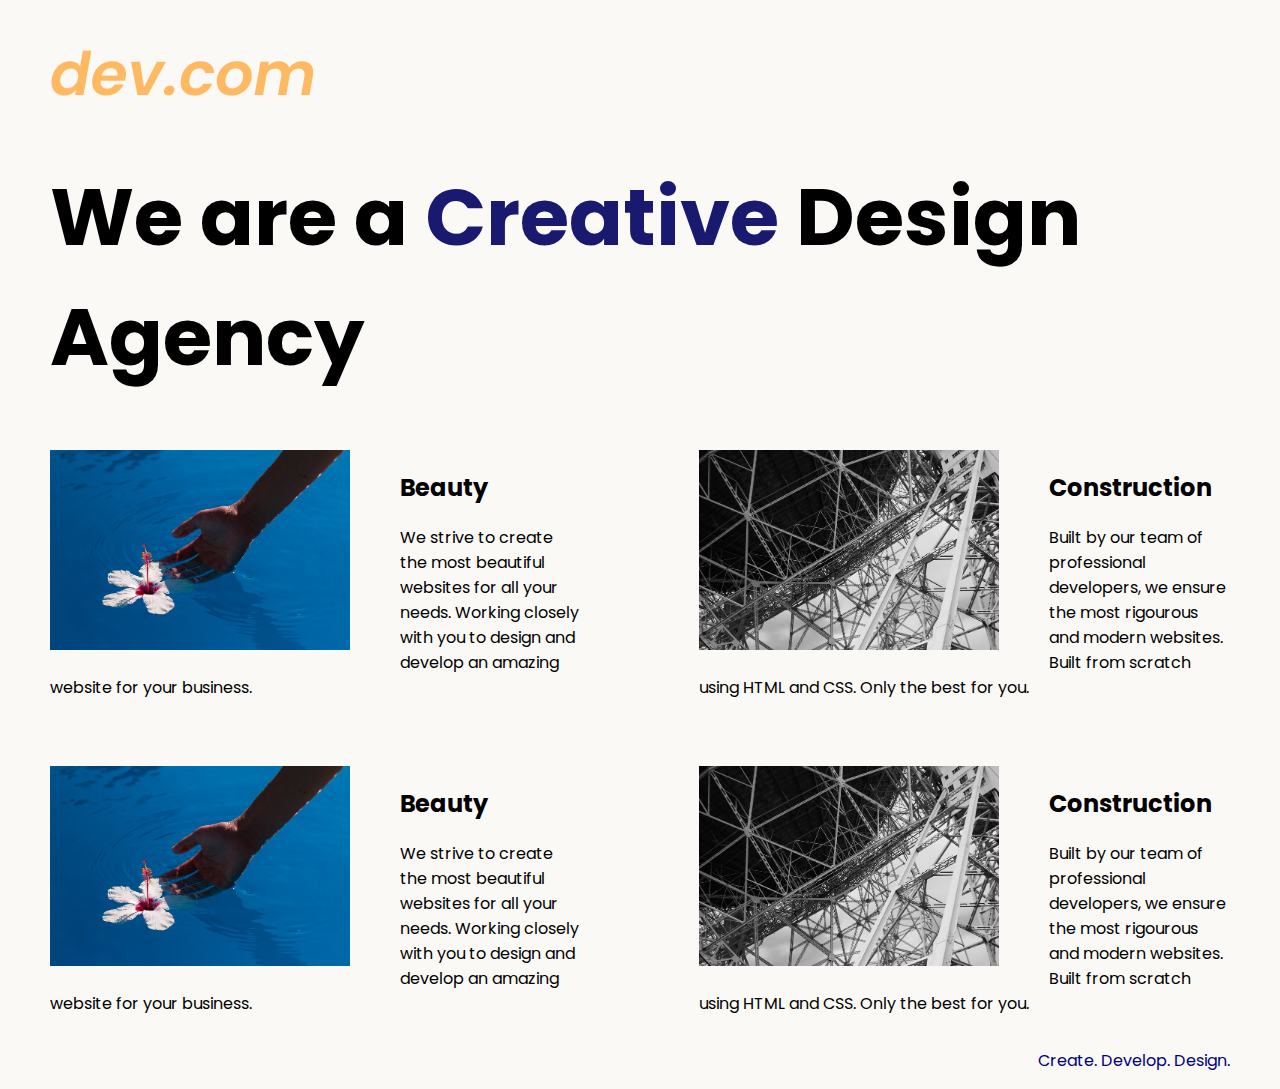
<file: 8.4 Web Design Agency Project/index.html>
<!DOCTYPE html>
<html lang="en">

<head>
  <meta charset="UTF-8">
  <meta name="viewport" content="width=device-width, initial-scale=1.0">
  <title>Agency</title>
  <link rel="stylesheet" href="./style.css">
  <link rel="preconnect" href="https://fonts.googleapis.com">
  <link rel="preconnect" href="https://fonts.gstatic.com" crossorigin>
  <link href="https://fonts.googleapis.com/css2?family=Poppins:wght@400;700&display=swap" rel="stylesheet">
</head>

<body>
  <div class="main">
    <img class="logo" src="./assets/images/logo.png" alt="logo">
    <h1>We are a <span class="creative">Creative</span> Design Agency</h1>
    <div class="left card"><img class="tile-image" src="./assets/images/beautiful.jpg" alt="hand and flower in water">
      <h2 class="card-title">Beauty</h2>
      <p class="card-text">We strive to create the most beautiful websites for all your needs. Working closely with you
        to
        design and
        develop an amazing website for your business.</p>
    </div>

    <div class="right card"><img class="tile-image" src="./assets/images/construction.jpg" alt="metal structure">
      <h2 class="card-title">Construction</h2>
      <p>Built by our team of professional developers, we ensure the most rigourous and modern websites. Built from
        scratch using HTML and CSS. Only the best for you.</p>
    </div>
    <div class="left card mar"><img class="tile-image" src="./assets/images/beautiful.jpg" alt="hand and flower in water">
      <h2 class="card-title">Beauty</h2>
      <p class="card-text">We strive to create the most beautiful websites for all your needs. Working closely with you
        to
        design and
        develop an amazing website for your business.</p>
    </div>
    <div class="right card mar"><img class="tile-image" src="./assets/images/construction.jpg" alt="metal structure">
      <h2 class="card-title">Construction</h2>
      <p>Built by our team of professional developers, we ensure the most rigourous and modern websites. Built from
        scratch using HTML and CSS. Only the best for you.</p>
    </div>

  </div>
  <footer>
    <p>Create. Develop. Design.</p>
  </footer>
</body>

</html>
</file>
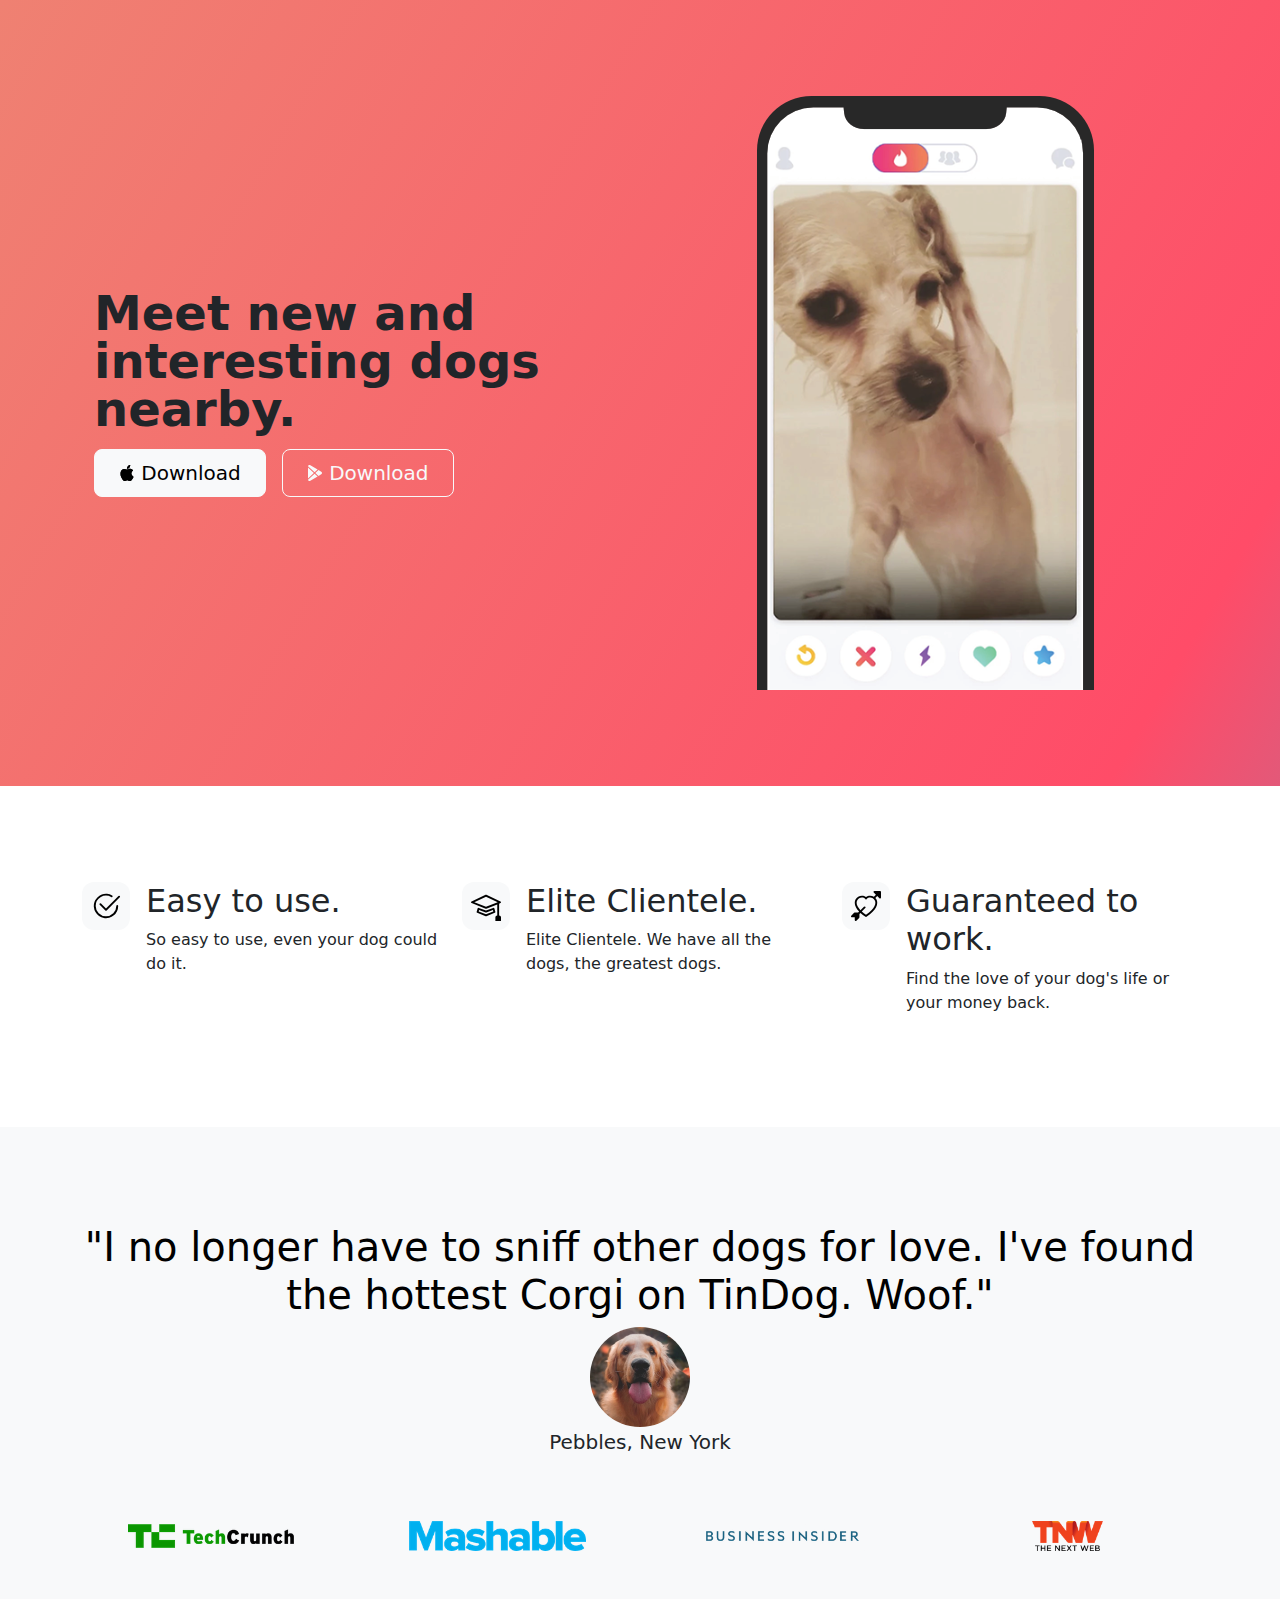
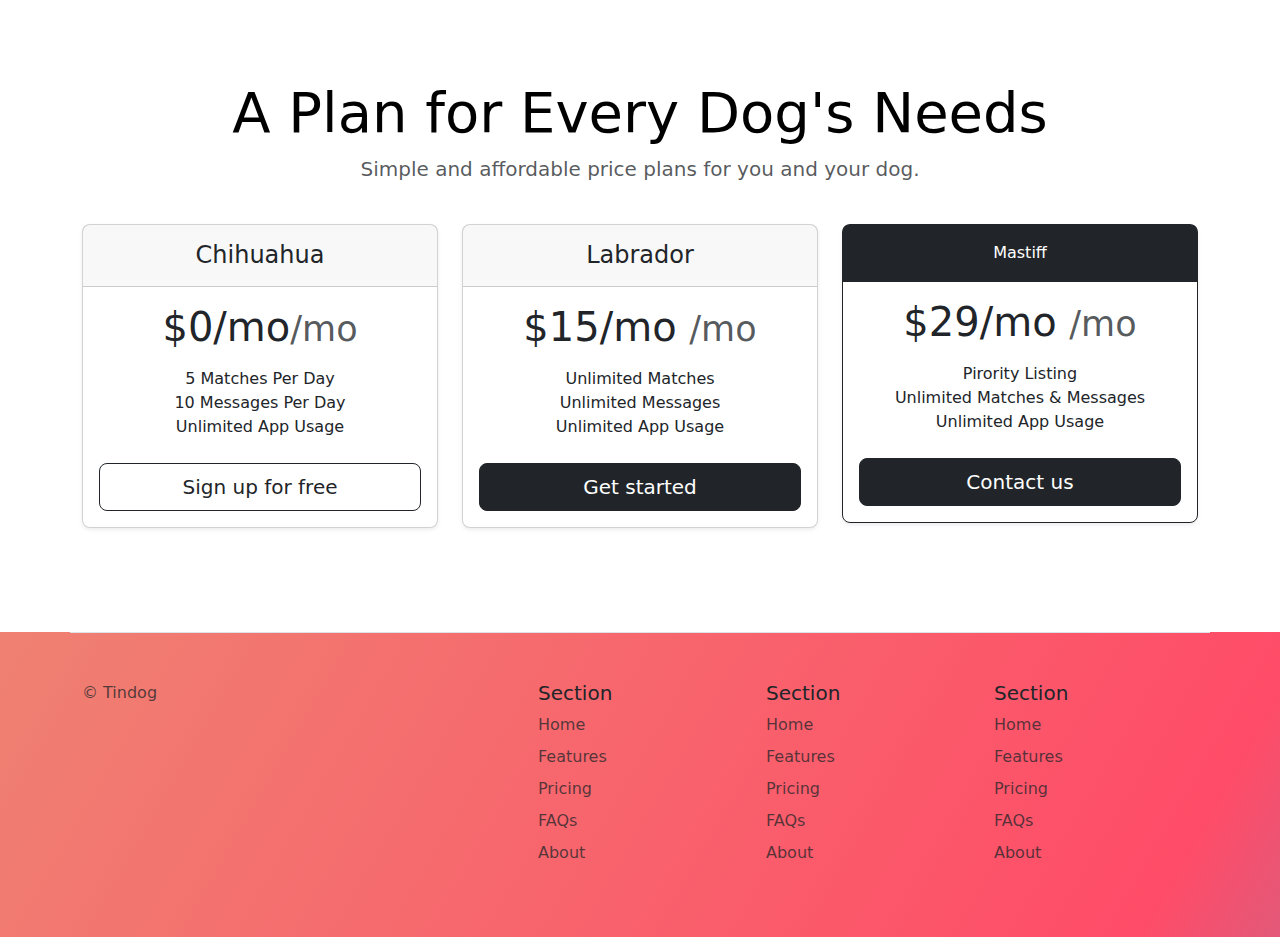
<file: tindog/index.html>
<!DOCTYPE html>
<html lang="en">

<head>
  <meta charset="UTF-8">
  <meta name="viewport" content="width=device-width, initial-scale=1.0">
  <link rel="stylesheet" href="./css/style.css">  
  <link href="https://cdn.jsdelivr.net/npm/bootstrap@5.3.3/dist/css/bootstrap.min.css" rel="stylesheet" integrity="sha384-QWTKZyjpPEjISv5WaRU9OFeRpok6YctnYmDr5pNlyT2bRjXh0JMhjY6hW+ALEwIH" crossorigin="anonymous">
  <script src="https://cdn.jsdelivr.net/npm/bootstrap@5.3.3/dist/js/bootstrap.bundle.min.js" integrity="sha384-YvpcrYf0tY3lHB60NNkmXc5s9fDVZLESaAA55NDzOxhy9GkcIdslK1eN7N6jIeHz" crossorigin="anonymous"></script>
  <title>TinDog</title>
  <style>
    .icon-square{
      height: 3rem;
      width: 3rem;
      border-radius: 0.75rem;
    }
  </style>
</head>

<body>

  <!-- Title -->
  <section id="title" class="gradient-background">
    <div class="container col-xxl-8 px-4 py-5">
      <div class="row flex-lg-row-reverse align-items-center g-5 py-5">
        <div class="col-10 col-sm-8 col-lg-6">
          <img src="./images/iphone.png" class="d-block mx-lg-auto img-fluid" alt="Bootstrap Themes" height="200" loading="lazy">
        </div>
        <div class="col-lg-6">
          <h1 class="display-5 fw-bold lh-1 mb-3">Meet new and interesting dogs nearby.</h1>
          <div class="d-grid gap-2 d-md-flex justify-content-md-start">
            <button type="button" class="btn btn-light btn-lg px-4 me-md-2" fdprocessedid="rpdp39"><svg xmlns="http://www.w3.org/2000/svg" width="16" height="16" fill="currentColor"
              class="bi bi-apple mb-1" viewBox="0 0 16 16">
              <path
                d="M11.182.008C11.148-.03 9.923.023 8.857 1.18c-1.066 1.156-.902 2.482-.878 2.516.024.034 1.52.087 2.475-1.258.955-1.345.762-2.391.728-2.43Zm3.314 11.733c-.048-.096-2.325-1.234-2.113-3.422.212-2.189 1.675-2.789 1.698-2.854.023-.065-.597-.79-1.254-1.157a3.692 3.692 0 0 0-1.563-.434c-.108-.003-.483-.095-1.254.116-.508.139-1.653.589-1.968.607-.316.018-1.256-.522-2.267-.665-.647-.125-1.333.131-1.824.328-.49.196-1.422.754-2.074 2.237-.652 1.482-.311 3.83-.067 4.56.244.729.625 1.924 1.273 2.796.576.984 1.34 1.667 1.659 1.899.319.232 1.219.386 1.843.067.502-.308 1.408-.485 1.766-.472.357.013 1.061.154 1.782.539.571.197 1.111.115 1.652-.105.541-.221 1.324-1.059 2.238-2.758.347-.79.505-1.217.473-1.282Z" />
                <path
                d="M11.182.008C11.148-.03 9.923.023 8.857 1.18c-1.066 1.156-.902 2.482-.878 2.516.024.034 1.52.087 2.475-1.258.955-1.345.762-2.391.728-2.43Zm3.314 11.733c-.048-.096-2.325-1.234-2.113-3.422.212-2.189 1.675-2.789 1.698-2.854.023-.065-.597-.79-1.254-1.157a3.692 3.692 0 0 0-1.563-.434c-.108-.003-.483-.095-1.254.116-.508.139-1.653.589-1.968.607-.316.018-1.256-.522-2.267-.665-.647-.125-1.333.131-1.824.328-.49.196-1.422.754-2.074 2.237-.652 1.482-.311 3.83-.067 4.56.244.729.625 1.924 1.273 2.796.576.984 1.34 1.667 1.659 1.899.319.232 1.219.386 1.843.067.502-.308 1.408-.485 1.766-.472.357.013 1.061.154 1.782.539.571.197 1.111.115 1.652-.105.541-.221 1.324-1.059 2.238-2.758.347-.79.505-1.217.473-1.282Z" />
              </svg> Download</button>
            <button type="button" class="btn btn-outline-light btn-lg px-4" fdprocessedid="k5s69s"><svg xmlns="http://www.w3.org/2000/svg" width="16" height="16" fill="currentColor"
              class="bi bi-google-play mb-1" viewBox="0 0 16 16">
              <path
                d="M14.222 9.374c1.037-.61 1.037-2.137 0-2.748L11.528 5.04 8.32 8l3.207 2.96 2.694-1.586Zm-3.595 2.116L7.583 8.68 1.03 14.73c.201 1.029 1.36 1.61 2.303 1.055l7.294-4.295ZM1 13.396V2.603L6.846 8 1 13.396ZM1.03 1.27l6.553 6.05 3.044-2.81L3.333.215C2.39-.341 1.231.24 1.03 1.27Z" />
              </svg> Download</button>
          </div>
        </div>
      </div>
    </div>
  </section>
  <!-- Features -->
  <section id="features">
    <div class=" container mt-5">
      <div class="row g-4 py-5 row-cols-1 row-cols-lg-3">
        <div class="col d-flex align-items-start">
          <div class="icon-square text-bg-light d-inline-flex align-items-center justify-content-center fs-4 flex-shrink-0 me-3">
            <svg xmlns="http://www.w3.org/2000/svg" height="30" fill="currentColor" class="bi bi-check2-circle"
              viewBox="0 0 16 16">
<path
                d="M2.5 8a5.5 5.5 0 0 1 8.25-4.764.5.5 0 0 0 .5-.866A6.5 6.5 0 1 0 14.5 8a.5.5 0 0 0-1 0 5.5 5.5 0 1 1-11 0z" />
<path
                d="M15.354 3.354a.5.5 0 0 0-.708-.708L8 9.293 5.354 6.646a.5.5 0 1 0-.708.708l3 3a.5.5 0 0 0 .708 0l7-7z" />
</svg>
          </div>
          <div>
            <h3 class="fs-2">Easy to use.</h3>
            <p>So easy to use, even your dog could do it.</p>
            
          </div>
        </div>
        <div class="col d-flex align-items-start">
          <div class="icon-square text-bg-light d-inline-flex align-items-center justify-content-center fs-4 flex-shrink-0 me-3">
            <svg xmlns="http://www.w3.org/2000/svg" height="30" fill="currentColor" class="bi bi-mortarboard" viewBox="0 0 16 16">
              <path d="M8.211 2.047a.5.5 0 0 0-.422 0l-7.5 3.5a.5.5 0 0 0 .025.917l7.5 3a.5.5 0 0 0 .372 0L14 7.14V13a1 1 0 0 0-1 1v2h3v-2a1 1 0 0 0-1-1V6.739l.686-.275a.5.5 0 0 0 .025-.917l-7.5-3.5ZM8 8.46 1.758 5.965 8 3.052l6.242 2.913L8 8.46Z"/>
              <path d="M4.176 9.032a.5.5 0 0 0-.656.327l-.5 1.7a.5.5 0 0 0 .294.605l4.5 1.8a.5.5 0 0 0 .372 0l4.5-1.8a.5.5 0 0 0 .294-.605l-.5-1.7a.5.5 0 0 0-.656-.327L8 10.466 4.176 9.032Zm-.068 1.873.22-.748 3.496 1.311a.5.5 0 0 0 .352 0l3.496-1.311.22.748L8 12.46l-3.892-1.556Z"/>
              </svg>
          </div>
          <div>
            <h3 class="fs-2">Elite Clientele.</h3>
            <p>Elite Clientele.
              We have all the dogs, the greatest dogs.</p>
            
          </div>
        </div>
        <div class="col d-flex align-items-start">
          <div class="icon-square text-bg-light d-inline-flex align-items-center justify-content-center fs-4 flex-shrink-0 me-3">
            <svg xmlns="http://www.w3.org/2000/svg" height="30" fill="currentColor" class="bi bi-arrow-through-heart"
              viewBox="0 0 16 16">
<path fill-rule="evenodd"
                d="M2.854 15.854A.5.5 0 0 1 2 15.5V14H.5a.5.5 0 0 1-.354-.854l1.5-1.5A.5.5 0 0 1 2 11.5h1.793l.53-.53c-.771-.802-1.328-1.58-1.704-2.32-.798-1.575-.775-2.996-.213-4.092C3.426 2.565 6.18 1.809 8 3.233c1.25-.98 2.944-.928 4.212-.152L13.292 2 12.147.854A.5.5 0 0 1 12.5 0h3a.5.5 0 0 1 .5.5v3a.5.5 0 0 1-.854.354L14 2.707l-1.006 1.006c.236.248.44.531.6.845.562 1.096.585 2.517-.213 4.092-.793 1.563-2.395 3.288-5.105 5.08L8 13.912l-.276-.182a21.86 21.86 0 0 1-2.685-2.062l-.539.54V14a.5.5 0 0 1-.146.354l-1.5 1.5Zm2.893-4.894A20.419 20.419 0 0 0 8 12.71c2.456-1.666 3.827-3.207 4.489-4.512.679-1.34.607-2.42.215-3.185-.817-1.595-3.087-2.054-4.346-.761L8 4.62l-.358-.368c-1.259-1.293-3.53-.834-4.346.761-.392.766-.464 1.845.215 3.185.323.636.815 1.33 1.519 2.065l1.866-1.867a.5.5 0 1 1 .708.708L5.747 10.96Z" />
</svg>
          </div>
          <div>
            <h3 class="fs-2">Guaranteed to work.
              </h3>
            <p>Find the love of your dog's life or your money back.</p>
            
          </div>
        </div>
      </div>
    </div>
  </section>
  <!-- Testimonial -->
  <section id="testimonial">
    <div class="my-5">
      <div class="p-5 text-center bg-body-tertiary">
        <div class="container py-5">
          <h1 class="text-body-emphasis">"I no longer have to sniff other dogs for love. I've found the hottest Corgi on TinDog. Woof."
            </h1>
            <div><img src="./images/dog-img.jpg" alt="" class="profile-img"></div>
          <p class="col-lg-8 mx-auto lead">Pebbles, New York</p>
        </div>
        <div class="container">
          <div class="row">
            <div class="col-lg-3 col-sm-12">
              <img src="./images/techcrunch.png" alt="techcrunch" height="30">
            </div>
            <div class="col-lg-3 col-sm-12">
              <img src="./images/mashable.png" alt="mashable" height="30">
            </div>
            <div class="col-lg-3 col-sm-12">
              <img src="./images/bizinsider.png" alt="bizinsider" height="30">
            </div>
            <div class="col-lg-3 col-sm-12">
              <img src="./images/tnw.png" alt="tnw" height="30">
            </div>
          </div>
        </div>
      </div>
    </div>
  </section>
  <!-- Pricing -->
  <section id="pricing">
<div class="container py-3">
  <header>
    <div class="pricing-header p-3 pb-md-4 mx-auto text-center">
      <h1 class="display-4 fw-normal text-body-emphasis">A Plan for Every Dog's Needs</h1>
      <p class="fs-5 text-body-secondary">Simple and affordable price plans for you and your dog.</p>
    </div>
  </header>

  <main>
    <div class="row row-cols-1 row-cols-md-3 mb-3 text-center">
      <div class="col">
        <div class="card mb-4 rounded-3 shadow-sm">
          <div class="card-header py-3">
            <h4 class="my-0 fw-normal">Chihuahua</h4>
          </div>
          <div class="card-body">
            <h1 class="card-title pricing-card-title">$0/mo<small class="text-body-secondary fw-light">/mo</small></h1>
            <ul class="list-unstyled mt-3 mb-4">
              <li>5 Matches Per Day</li>
              <li> 10 Messages Per Day</li>
              <li>Unlimited App Usage</li>
            </ul>
            <button type="button" class="w-100 btn btn-lg btn-outline-dark">Sign up for free</button>
          </div>
        </div>
      </div>
      <div class="col">
        <div class="card mb-4 rounded-3 shadow-sm">
          <div class="card-header py-3">
            <h4 class="my-0 fw-normal">Labrador</h4>
          </div>
          <div class="card-body">
            <h1 class="card-title pricing-card-title">$15/mo
              <small class="text-body-secondary fw-light">/mo</small></h1>
            <ul class="list-unstyled mt-3 mb-4">
              <li>Unlimited Matches</li>
              <li>Unlimited Messages</li>
              <li>Unlimited App Usage</li>
            </ul>
            <button type="button" class="w-100 btn btn-lg btn-dark">Get started</button>
          </div>
        </div>
      </div>
      <div class="col">
        <div class="card mb-4 rounded-3 shadow-sm border-dark">
          <div class="card-header py-3 text-bg-dark border-dark">
            <h4 class="my-0 fw-normal"></h4> 
              Mastiff
              </h4>
          </div>
          <div class="card-body">
            <h1 class="card-title pricing-card-title">$29/mo
              <small class="text-body-secondary fw-light">/mo</small></h1>
            <ul class="list-unstyled mt-3 mb-4">
              <li>Pirority Listing</li>
              <li>Unlimited Matches & Messages</li>
              <li>Unlimited App Usage</li>
            </ul>
            <button type="button" class="w-100 btn btn-lg btn-dark">Contact us</button>
          </div>
        </div>
      </div>
    </div>

    
</div>
  </section>
  <!-- Footer -->
  <section id="footer" class="gradient-background">
    <div class="container ">
      <footer class="row row-cols-1 row-cols-sm-2 row-cols-md-5 py-5 mt-5 border-top">
        <div class="col mb-3">
          <p class="text-body-secondary">© Tindog</p>
        </div>
    
        <div class="col mb-3">
    
        </div>
    
        <div class="col mb-3">
          <h5>Section</h5>
          <ul class="nav flex-column">
            <li class="nav-item mb-2"><a href="#" class="nav-link p-0 text-body-secondary">Home</a></li>
            <li class="nav-item mb-2"><a href="#" class="nav-link p-0 text-body-secondary">Features</a></li>
            <li class="nav-item mb-2"><a href="#" class="nav-link p-0 text-body-secondary">Pricing</a></li>
            <li class="nav-item mb-2"><a href="#" class="nav-link p-0 text-body-secondary">FAQs</a></li>
            <li class="nav-item mb-2"><a href="#" class="nav-link p-0 text-body-secondary">About</a></li>
          </ul>
        </div>
    
        <div class="col mb-3">
          <h5>Section</h5>
          <ul class="nav flex-column">
            <li class="nav-item mb-2"><a href="#" class="nav-link p-0 text-body-secondary">Home</a></li>
            <li class="nav-item mb-2"><a href="#" class="nav-link p-0 text-body-secondary">Features</a></li>
            <li class="nav-item mb-2"><a href="#" class="nav-link p-0 text-body-secondary">Pricing</a></li>
            <li class="nav-item mb-2"><a href="#" class="nav-link p-0 text-body-secondary">FAQs</a></li>
            <li class="nav-item mb-2"><a href="#" class="nav-link p-0 text-body-secondary">About</a></li>
          </ul>
        </div>
    
        <div class="col mb-3">
          <h5>Section</h5>
          <ul class="nav flex-column">
            <li class="nav-item mb-2"><a href="#" class="nav-link p-0 text-body-secondary">Home</a></li>
            <li class="nav-item mb-2"><a href="#" class="nav-link p-0 text-body-secondary">Features</a></li>
            <li class="nav-item mb-2"><a href="#" class="nav-link p-0 text-body-secondary">Pricing</a></li>
            <li class="nav-item mb-2"><a href="#" class="nav-link p-0 text-body-secondary">FAQs</a></li>
            <li class="nav-item mb-2"><a href="#" class="nav-link p-0 text-body-secondary">About</a></li>
          </ul>
        </div>
      </footer>
    </div>
  </section>
</body>

</html>
</file>
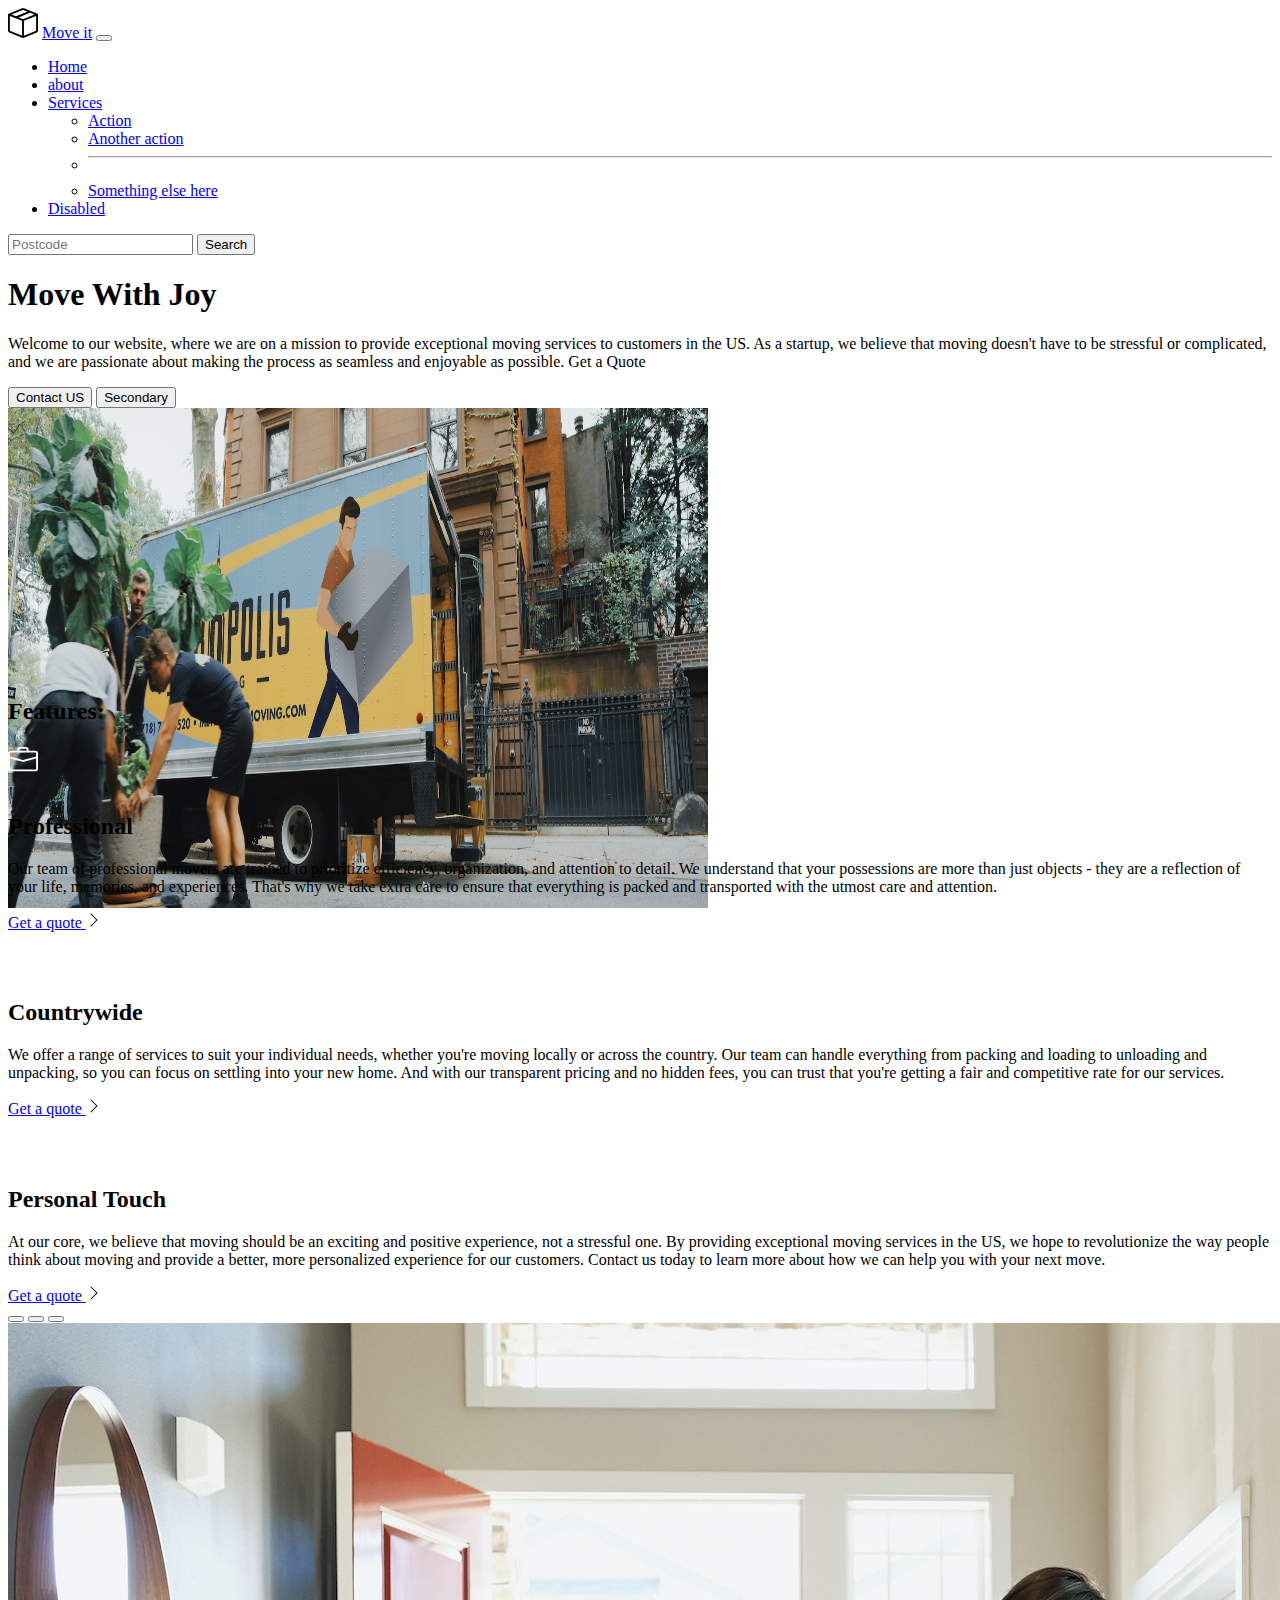
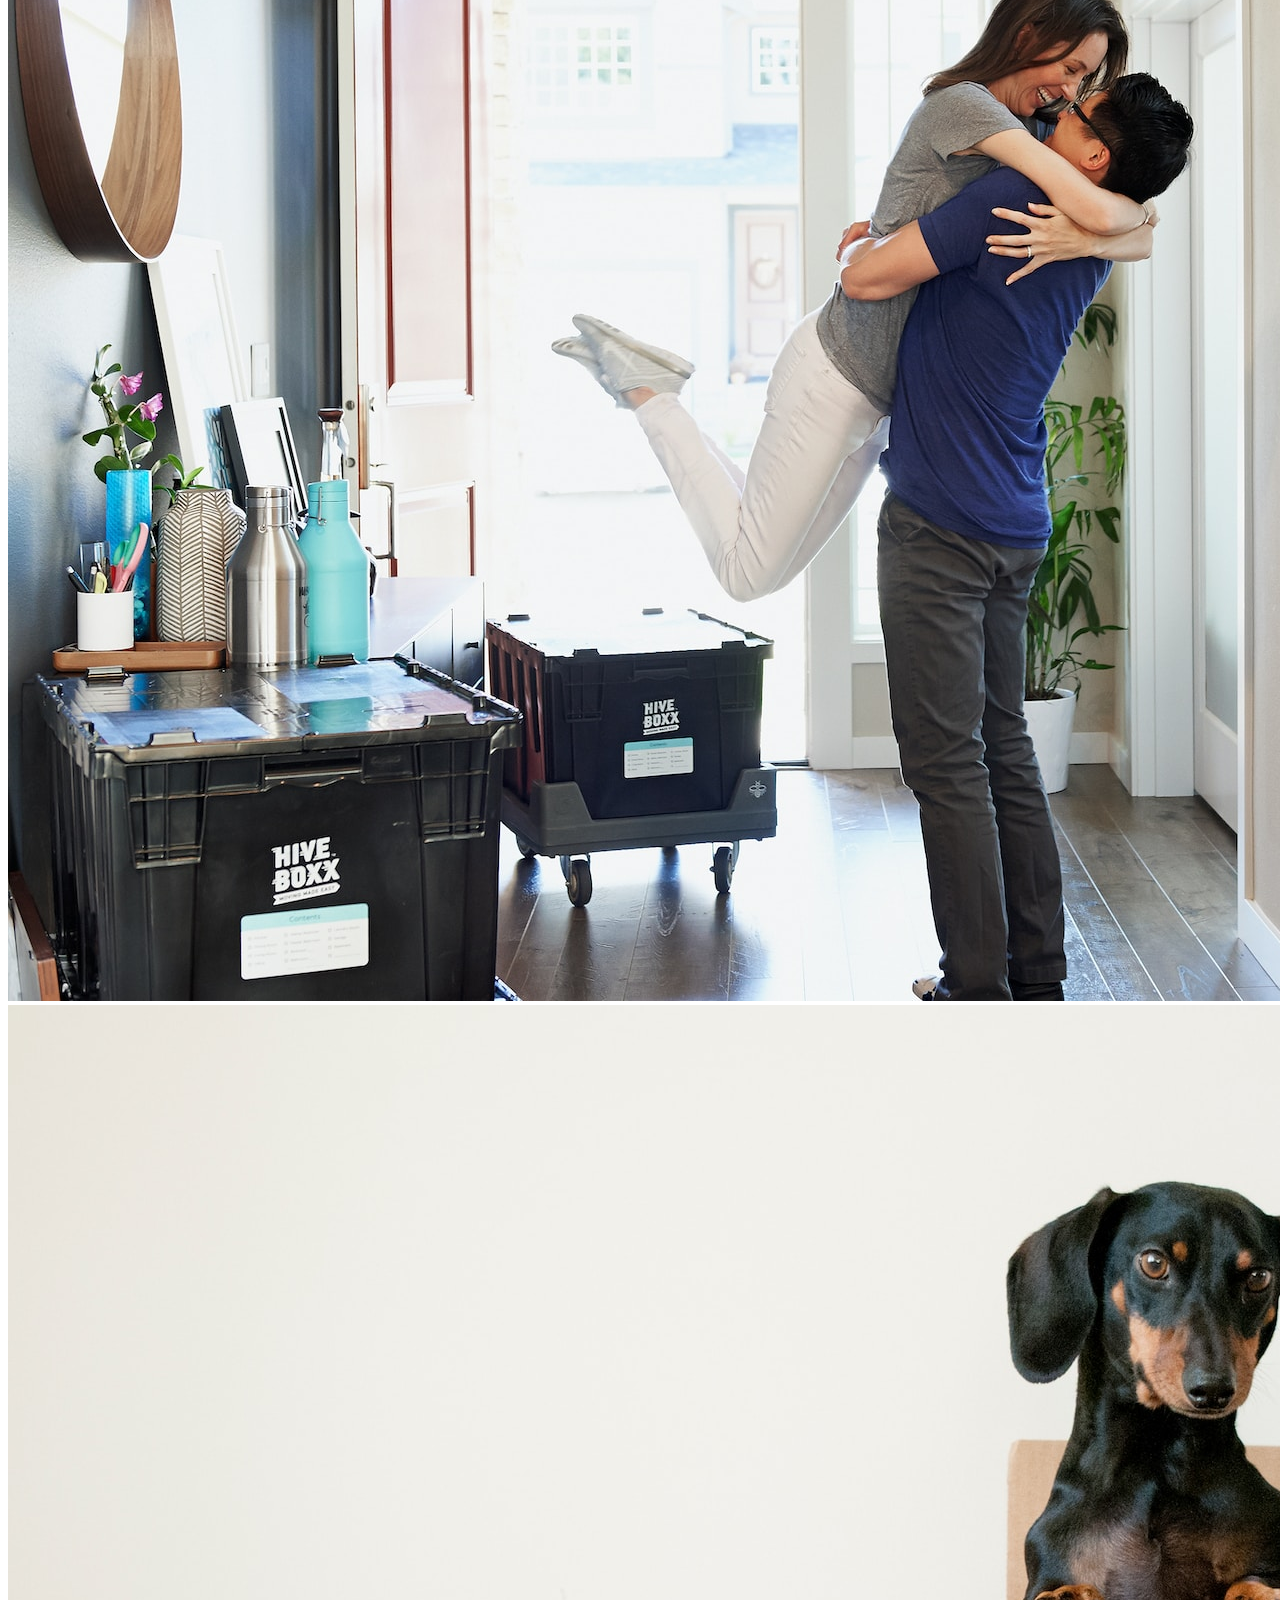
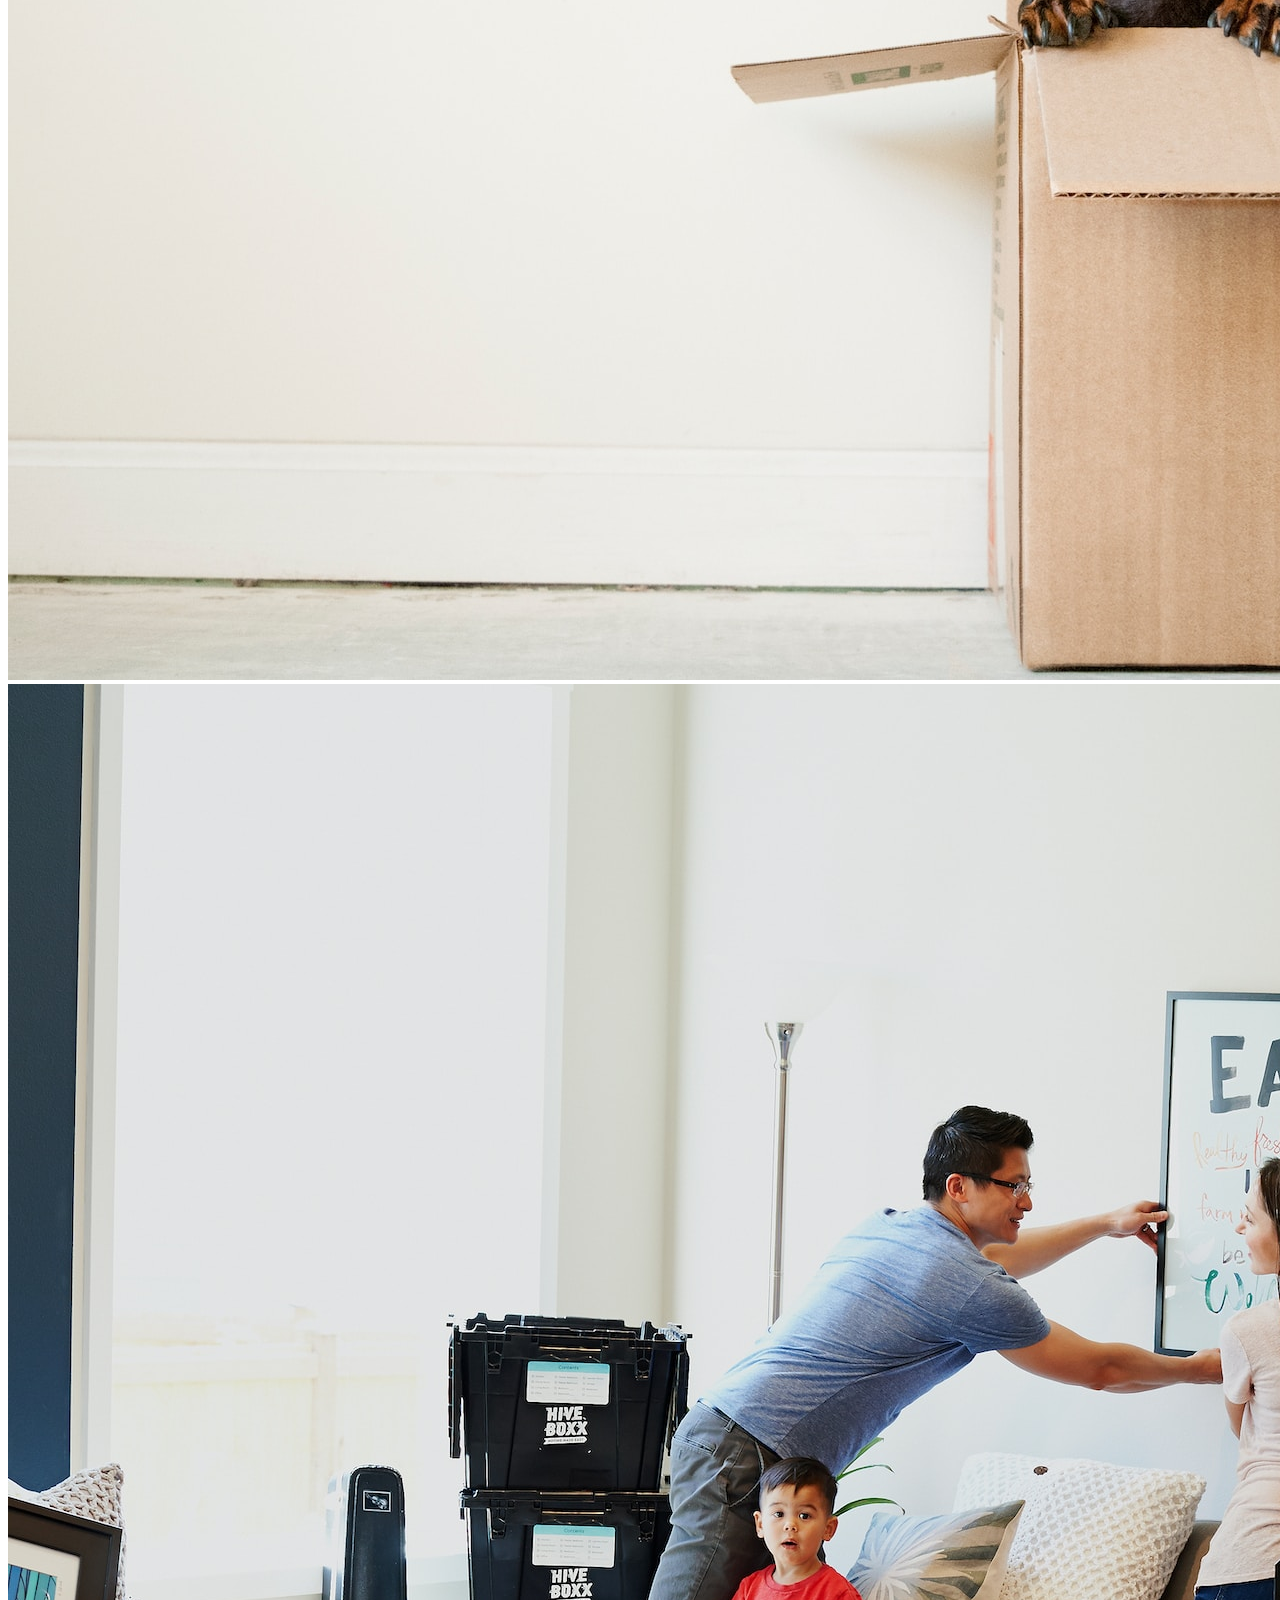
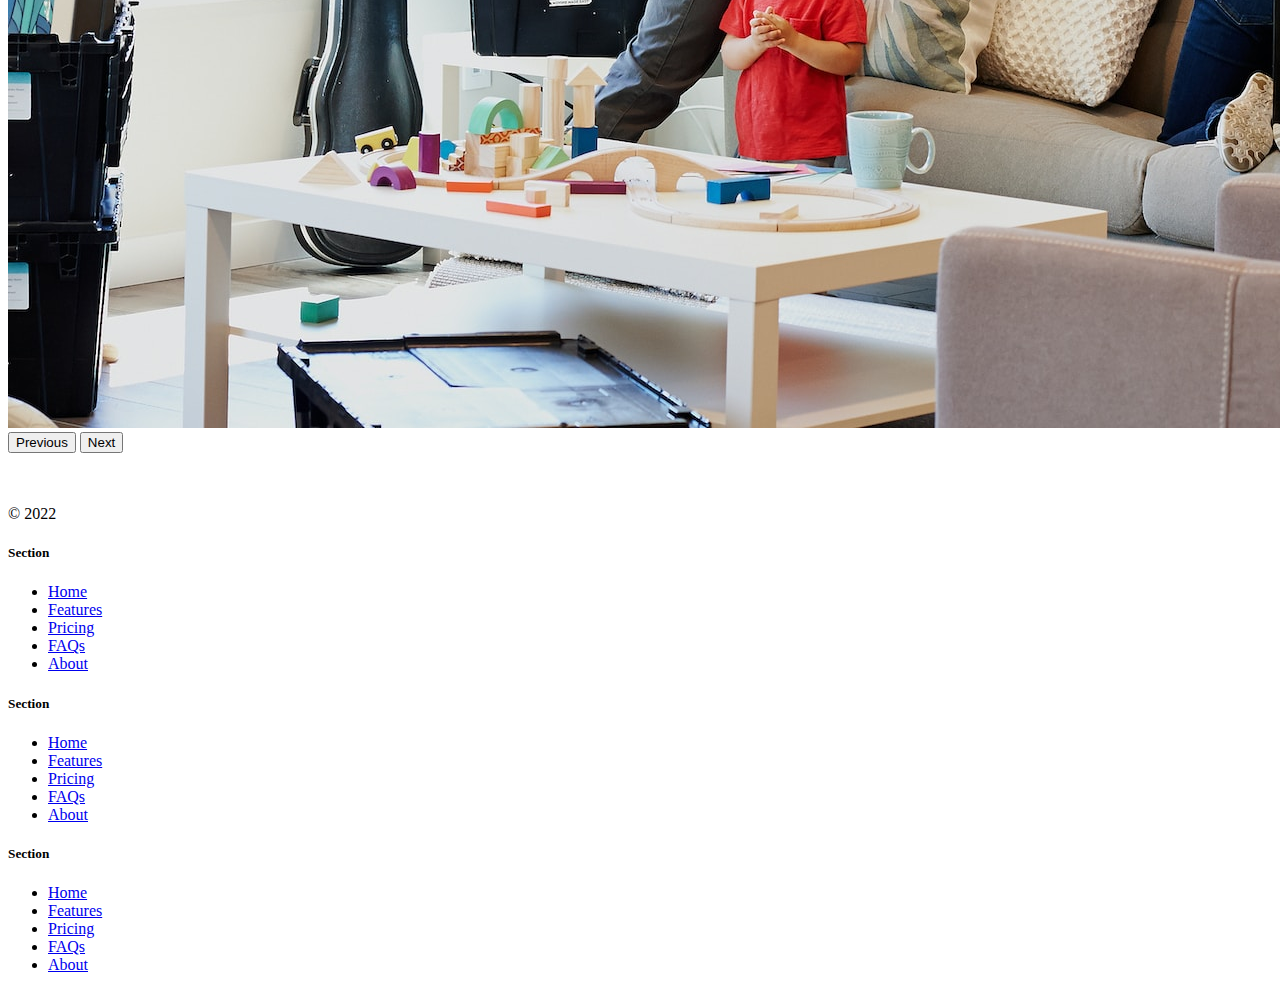
<file: Using Bootstrap/index.html>
<!DOCTYPE html>
<html lang="en">
<head>
  <meta charset="UTF-8">
  <meta name="viewport" content="width=device-width, initial-scale=1.0">
  <title>Bootstrap Components</title>
  <link href="https://cdn.jsdelivr.net/npm/bootstrap@5.3.0-alpha2/dist/css/bootstrap.min.css" rel="stylesheet"
    integrity="sha384-aFq/bzH65dt+w6FI2ooMVUpc+21e0SRygnTpmBvdBgSdnuTN7QbdgL+OapgHtvPp" crossorigin="anonymous">
    <script src="https://cdn.jsdelivr.net/npm/bootstrap@5.3.3/dist/js/bootstrap.bundle.min.js" integrity="sha384-YvpcrYf0tY3lHB60NNkmXc5s9fDVZLESaAA55NDzOxhy9GkcIdslK1eN7N6jIeHz" crossorigin="anonymous"></script>
  <style>
.feature-icon{
  height: 3rem;
  width: 3rem;
  border-radius: 0.75rem; ;
}
  </style>
</head>

<body>
  
  <nav class="navbar navbar-expand-lg navbar-light bg-light">
    <div class="container-fluid">
      <img src="./box-seam.svg" alt="box" height="30">
      <a class="navbar-brand" href="#">Move it</a>
      <button class="navbar-toggler" type="button" data-bs-toggle="collapse" data-bs-target="#navbarSupportedContent" aria-controls="navbarSupportedContent" aria-expanded="false" aria-label="Toggle navigation">
        <span class="navbar-toggler-icon"></span>
      </button>
      <div class="collapse navbar-collapse" id="navbarSupportedContent">
        <ul class="navbar-nav me-auto mb-2 mb-lg-0">
          <li class="nav-item">
            <a class="nav-link active" aria-current="page" href="#">Home</a>
          </li>
          <li class="nav-item">
            <a class="nav-link" href="#">about</a>
          </li>
          <li class="nav-item dropdown">
            <a class="nav-link dropdown-toggle" href="#" id="navbarDropdown" role="button" data-bs-toggle="dropdown" aria-expanded="false">
              Services
            </a>
            <ul class="dropdown-menu" aria-labelledby="navbarDropdown">
              <li><a class="dropdown-item" href="#">Action</a></li>
              <li><a class="dropdown-item" href="#">Another action</a></li>
              <li><hr class="dropdown-divider"></li>
              <li><a class="dropdown-item" href="#">Something else here</a></li>
            </ul>
          </li>
          <li class="nav-item">
            <a class="nav-link disabled" href="#" tabindex="-1" aria-disabled="true">Disabled</a>
          </li>
        </ul>
        <form class="d-flex">
          <input class="form-control me-2" type="search" placeholder="Postcode" aria-label="Search">
          <button class="btn btn-outline-success" type="submit">Search</button>
        </form>
      </div>
    </div>
  </nav>
  <div class="px-4 pt-5 my-5 text-center border-bottom">
    <h1 class="display-4 fw-bold">Move With Joy</h1>
    <div class="col-lg-6 mx-auto">
      <p class="lead mb-4">Welcome to our website, where we are on a mission to provide exceptional moving services to customers in the US. As a startup, we believe that moving doesn't have to be stressful or complicated, and we are passionate about making the process as seamless and enjoyable as possible.
        Get a Quote</p>
      <div class="d-grid gap-2 d-sm-flex justify-content-sm-center mb-5">
        <button type="button" class="btn btn-primary btn-lg px-4 me-sm-3">Contact US</button>
        <button type="button" class="btn btn-outline-secondary btn-lg px-4">Secondary</button>
      </div>
    </div>
    <div class="overflow-hidden" style="max-height: 30vh;">
      <div class="container px-5">
        <img src="./moving-van.jpg" class="img-fluid border rounded-3 shadow-lg mb-4" alt="Example image" width="700" height="500" loading="lazy">
      </div>
    </div>
    
  </div>
  <div class="container px-4 py-5" id="featured-3">
    <h2 class="pb-2 border-bottom">Features:</h2>
    <div class="row g-4 py-5 row-cols-1 row-cols-lg-3">
      <div class="feature col">
        <div class="feature-icon bg-primary bg-gradient">
          <img src="./briefcase.svg" alt="briefcase" height="30">
        </div>
        <h2>Professional</h2>
        <p>Our team of professional movers are trained to prioritize efficiency, organization, and attention to detail. We understand that your possessions are more than just objects - they are a reflection of your life, memories, and experiences. That's why we take extra care to ensure that everything is packed and transported with the utmost care and attention.
        </p>
        <a href="#" class="icon-link">
          Get a quote
          <img src="./chevron-right.svg" alt="chevron-right">
        </a>
      </div>
      <div class="feature col">
        <div class="feature-icon bg-primary bg-gradient">
          <img src="./bus-front.svg" alt="bus-front" height="30">
        </div>
        <h2>Countrywide</h2>
        <p>We offer a range of services to suit your individual needs, whether you're moving locally or across the country. Our team can handle everything from packing and loading to unloading and unpacking, so you can focus on settling into your new home. And with our transparent pricing and no hidden fees, you can trust that you're getting a fair and competitive rate for our services.
        </p>
        <a href="#" class="icon-link">
          Get a quote
          <img src="./chevron-right.svg" alt="chevron-right">
        </a>
      </div>
      <div class="feature col">
        <div class="feature-icon bg-primary bg-gradient">
         <img src="./chat-square-heart.svg" alt="chat-square-heart" height="30">
        </div>
        <h2>Personal Touch</h2>
        <p>At our core, we believe that moving should be an exciting and positive experience, not a stressful one. By providing exceptional moving services in the US, we hope to revolutionize the way people think about moving and provide a better, more personalized experience for our customers. Contact us today to learn more about how we can help you with your next move.
        </p>
        <a href="#" class="icon-link">
          Get a quote
          <img src="./chevron-right.svg" alt="chevron-right">
        </a>
      </div>
    </div>
  </div>
  <div class="container">
  <div id="carouselExampleIndicators" class="carousel slide" data-bs-ride="carousel">
    <div class="carousel-indicators">
      <button type="button" data-bs-target="#carouselExampleIndicators" data-bs-slide-to="0" class="active" aria-current="true" aria-label="Slide 1"></button>
      <button type="button" data-bs-target="#carouselExampleIndicators" data-bs-slide-to="1" aria-label="Slide 2"></button>
      <button type="button" data-bs-target="#carouselExampleIndicators" data-bs-slide-to="2" aria-label="Slide 3"></button>
    </div>
    <div class="carousel-inner">
      <div class="carousel-item active">
        <img src="./couple.jpg" class="d-block w-100" alt="couple">
      </div>
      <div class="carousel-item">
        <img src="./dog.jpg" class="d-block w-100" alt="dog">
      </div>
      <div class="carousel-item">
        <img src="./family.jpg" class="d-block w-100" alt="family">
      </div>
    </div>
    <button class="carousel-control-prev" type="button" data-bs-target="#carouselExampleIndicators" data-bs-slide="prev">
      <span class="carousel-control-prev-icon" aria-hidden="true"></span>
      <span class="visually-hidden">Previous</span>
    </button>
    <button class="carousel-control-next" type="button" data-bs-target="#carouselExampleIndicators" data-bs-slide="next">
      <span class="carousel-control-next-icon" aria-hidden="true"></span>
      <span class="visually-hidden">Next</span>
    </button>
  </div>
</div>
<div class="container">
  <footer class="row row-cols-1 row-cols-sm-2 row-cols-md-5 py-5 my-5 border-top">
    <div class="col mb-3">
      <a href="/" class="d-flex align-items-center mb-3 link-dark text-decoration-none">
        <svg class="bi me-2" width="40" height="32"><use xlink:href="#bootstrap"></use></svg>
      </a>
      <p class="text-muted">© 2022</p>
    </div>

    <div class="col mb-3">

    </div>

    <div class="col mb-3">
      <h5>Section</h5>
      <ul class="nav flex-column">
        <li class="nav-item mb-2"><a href="#" class="nav-link p-0 text-muted">Home</a></li>
        <li class="nav-item mb-2"><a href="#" class="nav-link p-0 text-muted">Features</a></li>
        <li class="nav-item mb-2"><a href="#" class="nav-link p-0 text-muted">Pricing</a></li>
        <li class="nav-item mb-2"><a href="#" class="nav-link p-0 text-muted">FAQs</a></li>
        <li class="nav-item mb-2"><a href="#" class="nav-link p-0 text-muted">About</a></li>
      </ul>
    </div>

    <div class="col mb-3">
      <h5>Section</h5>
      <ul class="nav flex-column">
        <li class="nav-item mb-2"><a href="#" class="nav-link p-0 text-muted">Home</a></li>
        <li class="nav-item mb-2"><a href="#" class="nav-link p-0 text-muted">Features</a></li>
        <li class="nav-item mb-2"><a href="#" class="nav-link p-0 text-muted">Pricing</a></li>
        <li class="nav-item mb-2"><a href="#" class="nav-link p-0 text-muted">FAQs</a></li>
        <li class="nav-item mb-2"><a href="#" class="nav-link p-0 text-muted">About</a></li>
      </ul>
    </div>

    <div class="col mb-3">
      <h5>Section</h5>
      <ul class="nav flex-column">
        <li class="nav-item mb-2"><a href="#" class="nav-link p-0 text-muted">Home</a></li>
        <li class="nav-item mb-2"><a href="#" class="nav-link p-0 text-muted">Features</a></li>
        <li class="nav-item mb-2"><a href="#" class="nav-link p-0 text-muted">Pricing</a></li>
        <li class="nav-item mb-2"><a href="#" class="nav-link p-0 text-muted">FAQs</a></li>
        <li class="nav-item mb-2"><a href="#" class="nav-link p-0 text-muted">About</a></li>
      </ul>
    </div>
  </footer>
</div>

</body>

</html>
</file>
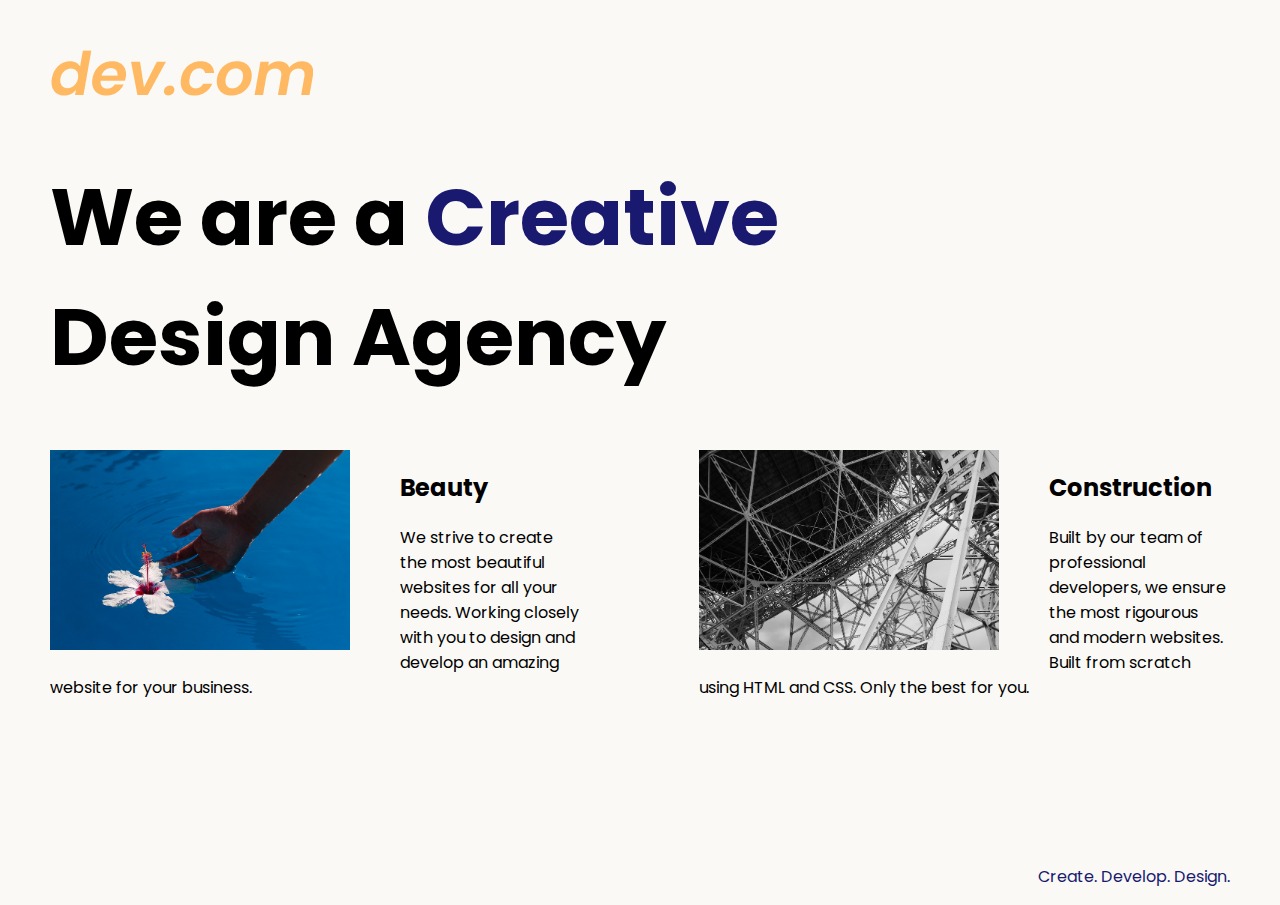
<file: 8.4 Web Design Agency Project/solution.html>
<!DOCTYPE html>
<html lang="en">

<head>
  <meta charset="UTF-8">
  <meta name="viewport" content="width=device-width, initial-scale=1.0">
  <title>Agency</title>
  <link rel="stylesheet" href="./solution.css">
  <link rel="preconnect" href="https://fonts.googleapis.com">
  <link rel="preconnect" href="https://fonts.gstatic.com" crossorigin>
  <link href="https://fonts.googleapis.com/css2?family=Poppins:wght@400;700&display=swap" rel="stylesheet">
</head>

<body>
  <div class="main">
    <img class="logo" src="./assets/images/logo.png" alt="logo">
    <h1>We are a <span class="creative">Creative</span> <br />Design Agency</h1>
    <div class="left card"><img class="tile-image" src="./assets/images/beautiful.jpg" alt="hand and flower in water">
      <h2 class="card-title">Beauty</h2>
      <p class="card-text">We strive to create the most beautiful websites for all your needs. Working closely with you
        to
        design and
        develop an amazing website for your business.</p>
    </div>

    <div class="right card"><img class="tile-image" src="./assets/images/construction.jpg" alt="metal structure">
      <h2 class="card-title">Construction</h2>
      <p>Built by our team of professional developers, we ensure the most rigourous and modern websites. Built from
        scratch using HTML and CSS. Only the best for you.</p>
    </div>

  </div>
  <footer>
    <p>Create. Develop. Design.</p>
  </footer>
</body>

</html>
</file>
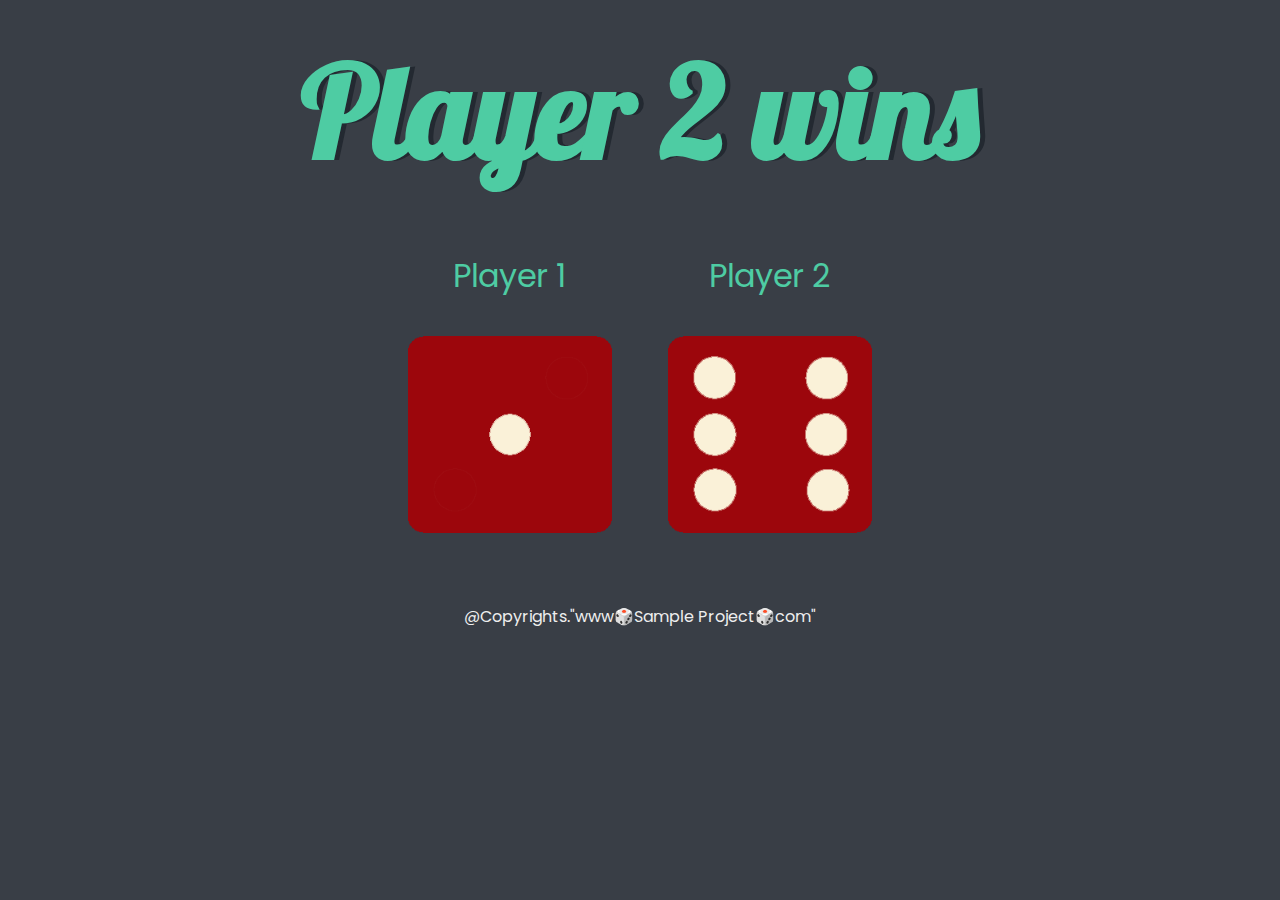
<file: Dicee/dicee.html>
<!DOCTYPE html>
<html lang="en" dir="ltr">
  <head>
    <meta charset="utf-8" />
    <title>Dicee</title>
    <link rel="stylesheet" href="styles.css" />
    <link
      href="https://fonts.googleapis.com/css?family=Indie+Flower|Lobster"
      rel="stylesheet"/>
      <link rel="stylesheet" href="https://fonts.googleapis.com/css?family=Poppins">
  </head>
  <body>
    <div class="container">
      <h1>Refresh Me</h1>

      <div class="dice">
        <p>Player 1</p>
        <img id="d" class="img1" src="./images/dice1.png" />
      </div>
      

      <div class="dice">
        <p>Player 2</p>
        <img id="d1" class="img2" src="./images/dice2.png" />
      </div>
    </div>

    <footer>@Copyrights."www🎲Sample Project🎲com"</footer>
    <script>
      const d=[1,2,3,4,5,6];
      let rndm=Math.floor(Math.random()*d.length);
      if(rndm === 0 ){
       document.getElementById("d").src='./images/dice1.png';}
      else if(rndm === 1){
       document.getElementById("d").src='./images/dice2.png';}
       else if(rndm === 2){
       document.getElementById("d").src='./images/dice3.png';}
       else if(rndm === 3){
       document.getElementById("d").src='./images/dice4.png';}
       else if(rndm === 4){
       document.getElementById("d").src='./images/dice5.png';}
       else{
       document.getElementById("d").src='./images/dice6.png';}
       let rndm1=Math.floor(Math.random()*d.length);
       if(rndm1 === 0 ){
       document.getElementById("d1").src='./images/dice1.png';}
      else if(rndm1 === 1){
       document.getElementById("d1").src='./images/dice2.png';}
       else if(rndm1 === 2){
       document.getElementById("d1").src='./images/dice3.png';}
       else if(rndm1 === 3){
       document.getElementById("d1").src='./images/dice4.png';}
       else if(rndm1 === 4){
       document.getElementById("d1").src='./images/dice5.png';}
       else{
       document.getElementById("d1").src='./images/dice6.png';}

       if(rndm === rndm1){
       document.querySelector("h1").innerHTML="Match Draw";
       }
       else if(rndm <= rndm1){
       document.querySelector("h1").innerHTML="Player 2  wins";
       }
       else{
       document.querySelector("h1").innerHTML="Player 1  wins";
       }
    </script>
  </body>
</html>
</file>
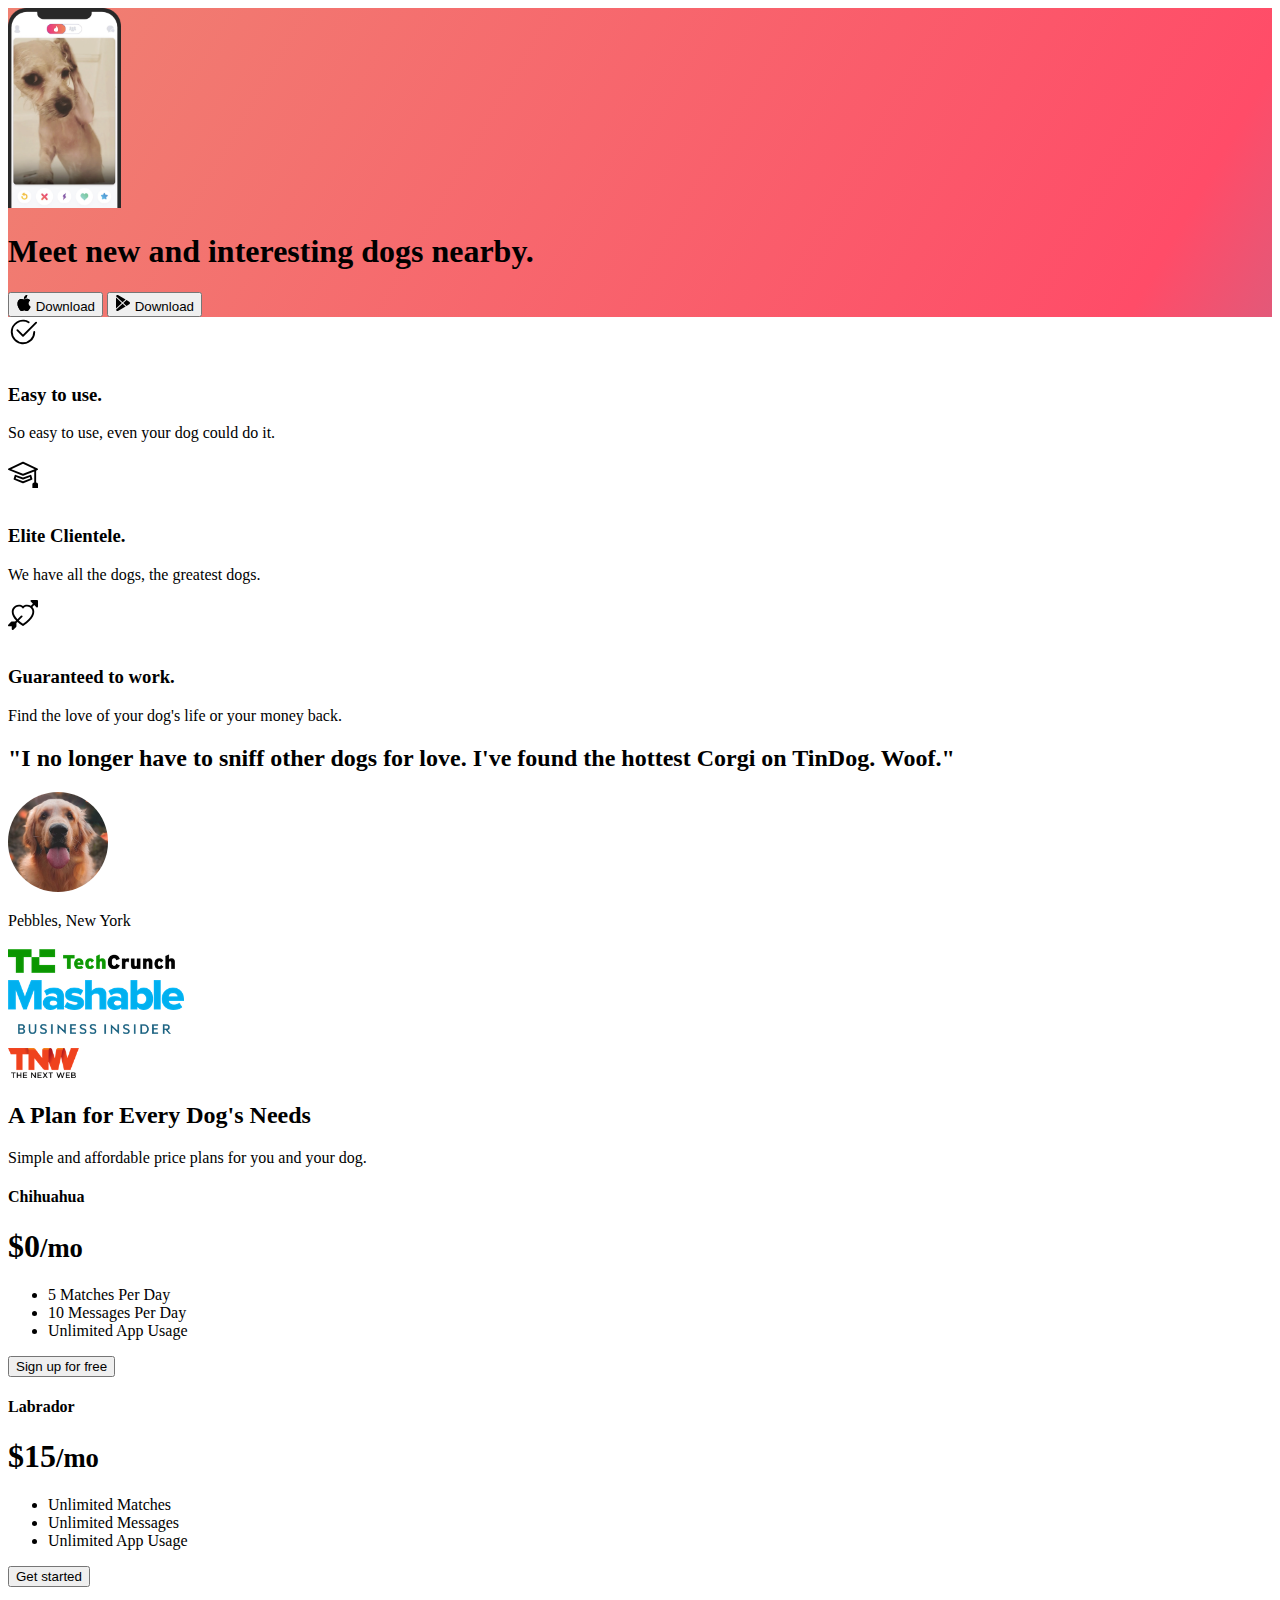
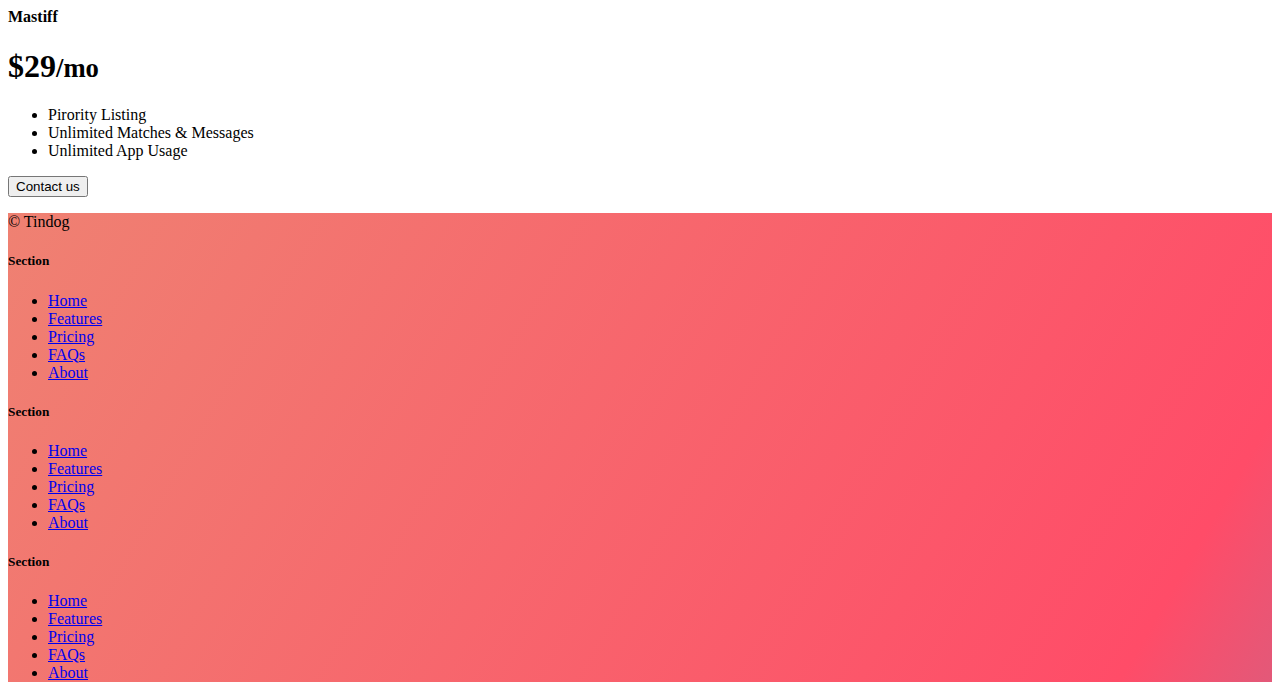
<file: tindog/solution.html>
<!DOCTYPE html>
<html lang="en">

<head>
  <meta charset="UTF-8">
  <meta name="viewport" content="width=device-width, initial-scale=1.0">
  <title>TinDog</title>
  <link href="https://cdn.jsdelivr.net/npm/bootstrap@5.3.0-alpha3/dist/css/bootstrap.min.css" rel="stylesheet"
    integrity="sha384-KK94CHFLLe+nY2dmCWGMq91rCGa5gtU4mk92HdvYe+M/SXH301p5ILy+dN9+nJOZ" crossorigin="anonymous">
  <link rel="stylesheet" href="./css/solution.css">
</head>

<body>


  <!-- Title -->
  <section id="title" class="gradient-background">

    <div class="container col-xxl-8 px-4 pt-5">
      <div class="row flex-lg-row-reverse align-items-center g-5 pt-5">
        <div class="col-10 col-sm-8 col-lg-6">
          <img src="./images/iphone.png" class="d-block mx-lg-auto img-fluid" alt="Bootstrap Themes" height="200"
            loading="lazy">
        </div>
        <div class="col-lg-6">
          <h1 class="display-5 fw-bold text-body-emphasis lh-1 mb-3">Meet new and interesting dogs nearby.</h1>

          <div class="d-grid gap-2 d-md-flex justify-content-md-start">
            <button type="button" class="btn btn-light btn-lg px-4 me-md-2"><svg xmlns="http://www.w3.org/2000/svg"
                width="16" height="16" fill="currentColor" class="bi bi-apple mb-1" viewBox="0 0 16 16">
                <path
                  d="M11.182.008C11.148-.03 9.923.023 8.857 1.18c-1.066 1.156-.902 2.482-.878 2.516.024.034 1.52.087 2.475-1.258.955-1.345.762-2.391.728-2.43Zm3.314 11.733c-.048-.096-2.325-1.234-2.113-3.422.212-2.189 1.675-2.789 1.698-2.854.023-.065-.597-.79-1.254-1.157a3.692 3.692 0 0 0-1.563-.434c-.108-.003-.483-.095-1.254.116-.508.139-1.653.589-1.968.607-.316.018-1.256-.522-2.267-.665-.647-.125-1.333.131-1.824.328-.49.196-1.422.754-2.074 2.237-.652 1.482-.311 3.83-.067 4.56.244.729.625 1.924 1.273 2.796.576.984 1.34 1.667 1.659 1.899.319.232 1.219.386 1.843.067.502-.308 1.408-.485 1.766-.472.357.013 1.061.154 1.782.539.571.197 1.111.115 1.652-.105.541-.221 1.324-1.059 2.238-2.758.347-.79.505-1.217.473-1.282Z" />
                <path
                  d="M11.182.008C11.148-.03 9.923.023 8.857 1.18c-1.066 1.156-.902 2.482-.878 2.516.024.034 1.52.087 2.475-1.258.955-1.345.762-2.391.728-2.43Zm3.314 11.733c-.048-.096-2.325-1.234-2.113-3.422.212-2.189 1.675-2.789 1.698-2.854.023-.065-.597-.79-1.254-1.157a3.692 3.692 0 0 0-1.563-.434c-.108-.003-.483-.095-1.254.116-.508.139-1.653.589-1.968.607-.316.018-1.256-.522-2.267-.665-.647-.125-1.333.131-1.824.328-.49.196-1.422.754-2.074 2.237-.652 1.482-.311 3.83-.067 4.56.244.729.625 1.924 1.273 2.796.576.984 1.34 1.667 1.659 1.899.319.232 1.219.386 1.843.067.502-.308 1.408-.485 1.766-.472.357.013 1.061.154 1.782.539.571.197 1.111.115 1.652-.105.541-.221 1.324-1.059 2.238-2.758.347-.79.505-1.217.473-1.282Z" />
              </svg> Download</button>
            <button type="button" class="btn btn-outline-light btn-lg px-4"><svg xmlns="http://www.w3.org/2000/svg"
                width="16" height="16" fill="currentColor" class="bi bi-google-play mb-1" viewBox="0 0 16 16">
                <path
                  d="M14.222 9.374c1.037-.61 1.037-2.137 0-2.748L11.528 5.04 8.32 8l3.207 2.96 2.694-1.586Zm-3.595 2.116L7.583 8.68 1.03 14.73c.201 1.029 1.36 1.61 2.303 1.055l7.294-4.295ZM1 13.396V2.603L6.846 8 1 13.396ZM1.03 1.27l6.553 6.05 3.044-2.81L3.333.215C2.39-.341 1.231.24 1.03 1.27Z" />
              </svg> Download</button>
          </div>
        </div>
      </div>
    </div>
  </section>
  <!-- Features -->
  <section id="features">
    <div class="container mt-5">
      <div class="row g-4 py-5 row-cols-1 row-cols-lg-3">
        <div class="col d-flex align-items-start">
          <div
            class="icon-square text-body-emphasis bg-body-secondary d-inline-flex align-items-center justify-content-center fs-4 flex-shrink-0 me-3">
            <svg xmlns="http://www.w3.org/2000/svg" height="30" fill="currentColor" class="bi bi-check2-circle"
              viewBox="0 0 16 16">
              <path
                d="M2.5 8a5.5 5.5 0 0 1 8.25-4.764.5.5 0 0 0 .5-.866A6.5 6.5 0 1 0 14.5 8a.5.5 0 0 0-1 0 5.5 5.5 0 1 1-11 0z" />
              <path
                d="M15.354 3.354a.5.5 0 0 0-.708-.708L8 9.293 5.354 6.646a.5.5 0 1 0-.708.708l3 3a.5.5 0 0 0 .708 0l7-7z" />
            </svg>
          </div>
          <div>
            <h3 class="fs-2">Easy to use.</h3>
            <p>So easy to use, even your dog could do it.</p>

          </div>
        </div>
        <div class="col d-flex align-items-start">
          <div
            class="icon-square text-body-emphasis bg-body-secondary d-inline-flex align-items-center justify-content-center fs-4 flex-shrink-0 me-3">
            <svg xmlns="http://www.w3.org/2000/svg" height="30" fill="currentColor" class="bi bi-mortarboard"
              viewBox="0 0 16 16">
              <path
                d="M8.211 2.047a.5.5 0 0 0-.422 0l-7.5 3.5a.5.5 0 0 0 .025.917l7.5 3a.5.5 0 0 0 .372 0L14 7.14V13a1 1 0 0 0-1 1v2h3v-2a1 1 0 0 0-1-1V6.739l.686-.275a.5.5 0 0 0 .025-.917l-7.5-3.5ZM8 8.46 1.758 5.965 8 3.052l6.242 2.913L8 8.46Z" />
              <path
                d="M4.176 9.032a.5.5 0 0 0-.656.327l-.5 1.7a.5.5 0 0 0 .294.605l4.5 1.8a.5.5 0 0 0 .372 0l4.5-1.8a.5.5 0 0 0 .294-.605l-.5-1.7a.5.5 0 0 0-.656-.327L8 10.466 4.176 9.032Zm-.068 1.873.22-.748 3.496 1.311a.5.5 0 0 0 .352 0l3.496-1.311.22.748L8 12.46l-3.892-1.556Z" />
            </svg>
          </div>
          <div>
            <h3 class="fs-2">Elite Clientele.</h3>
            <p>We have all the dogs, the greatest dogs.</p>

          </div>
        </div>
        <div class="col d-flex align-items-start">
          <div
            class="icon-square text-body-emphasis bg-body-secondary d-inline-flex align-items-center justify-content-center fs-4 flex-shrink-0 me-3">
            <svg xmlns="http://www.w3.org/2000/svg" height="30" fill="currentColor" class="bi bi-arrow-through-heart"
              viewBox="0 0 16 16">
              <path fill-rule="evenodd"
                d="M2.854 15.854A.5.5 0 0 1 2 15.5V14H.5a.5.5 0 0 1-.354-.854l1.5-1.5A.5.5 0 0 1 2 11.5h1.793l.53-.53c-.771-.802-1.328-1.58-1.704-2.32-.798-1.575-.775-2.996-.213-4.092C3.426 2.565 6.18 1.809 8 3.233c1.25-.98 2.944-.928 4.212-.152L13.292 2 12.147.854A.5.5 0 0 1 12.5 0h3a.5.5 0 0 1 .5.5v3a.5.5 0 0 1-.854.354L14 2.707l-1.006 1.006c.236.248.44.531.6.845.562 1.096.585 2.517-.213 4.092-.793 1.563-2.395 3.288-5.105 5.08L8 13.912l-.276-.182a21.86 21.86 0 0 1-2.685-2.062l-.539.54V14a.5.5 0 0 1-.146.354l-1.5 1.5Zm2.893-4.894A20.419 20.419 0 0 0 8 12.71c2.456-1.666 3.827-3.207 4.489-4.512.679-1.34.607-2.42.215-3.185-.817-1.595-3.087-2.054-4.346-.761L8 4.62l-.358-.368c-1.259-1.293-3.53-.834-4.346.761-.392.766-.464 1.845.215 3.185.323.636.815 1.33 1.519 2.065l1.866-1.867a.5.5 0 1 1 .708.708L5.747 10.96Z" />
            </svg>
          </div>
          <div>
            <h3 class="fs-2">Guaranteed to work.</h3>
            <p>Find the love of your dog's life or your money back.</p>

          </div>
        </div>
      </div>
    </div>
  </section>
  <!-- Testimonial -->
  <section id="testimonial">
    <div class="my-5">
      <div class="p-5 text-center bg-body-tertiary">
        <div class="container py-5">
          <h2 class="text-body-emphasis">"I no longer have to sniff other dogs for love. I've found the hottest Corgi on
            TinDog. Woof."</h2>
          <img class="profile-img mt-5" src="./images/dog-img.jpg" alt="dog image">
          <p class="col-lg-8 mx-auto lead mt-2">
            Pebbles, New York
          </p>
        </div>

        <div class="container">
          <div class="row">
            <div class="col-lg-3 col-sm-12">
              <img src="./images/techcrunch.png" alt="techcrunch" height="30">
            </div>
            <div class="col-lg-3 col-sm-12">
              <img src="./images/mashable.png" alt="mashable" height="30">
            </div>
            <div class="col-lg-3 col-sm-12">
              <img src="./images/bizinsider.png" alt="bizinsider" height="30">
            </div>
            <div class="col-lg-3 col-sm-12">
              <img src="./images/tnw.png" alt="tnw" height="30">
            </div>
          </div>
        </div>
      </div>
    </div>
  </section>
  <!-- Pricing -->
  <section id="pricing">
    <div class="container">
      <div class="pricing-header p-3 pb-md-4 mx-auto text-center">
        <h2 class="display-4 fw-normal">A Plan for Every Dog's Needs</h2>
        <p class="fs-5 text-body-secondary">Simple and affordable price plans for you and your dog.
      </div>
      <div class="row row-cols-1 row-cols-md-3 mb-3 text-center">
        <div class="col">
          <div class="card mb-4 rounded-3 shadow-sm">
            <div class="card-header py-3">
              <h4 class="my-0 fw-normal">Chihuahua</h4>
            </div>
            <div class="card-body">
              <h1 class="card-title pricing-card-title">$0<small class="text-body-secondary fw-light">/mo</small></h1>
              <ul class="list-unstyled mt-3 mb-4">
                <li>5 Matches Per Day</li>
                <li>10 Messages Per Day</li>
                <li>Unlimited App Usage</li>
              </ul>
              <button type="button" class="w-100 btn btn-lg btn-outline-dark">Sign up for free</button>
            </div>
          </div>
        </div>
        <div class="col">
          <div class="card mb-4 rounded-3 shadow-sm">
            <div class="card-header py-3">
              <h4 class="my-0 fw-normal">Labrador</h4>
            </div>
            <div class="card-body">
              <h1 class="card-title pricing-card-title">$15<small class="text-body-secondary fw-light">/mo</small></h1>
              <ul class="list-unstyled mt-3 mb-4">
                <li>Unlimited Matches</li>
                <li>Unlimited Messages</li>
                <li>Unlimited App Usage</li>
              </ul>
              <button type="button" class="w-100 btn btn-lg btn-dark">Get started</button>
            </div>
          </div>
        </div>
        <div class="col">
          <div class="card mb-4 rounded-3 shadow-sm border-dark">
            <div class="card-header py-3 text-bg-dark border-dark">
              <h4 class="my-0 fw-normal">Mastiff</h4>
            </div>
            <div class="card-body">
              <h1 class="card-title pricing-card-title">$29<small class="text-body-secondary fw-light">/mo</small></h1>
              <ul class="list-unstyled mt-3 mb-4">
                <li>Pirority Listing</li>
                <li>Unlimited Matches & Messages</li>
                <li>Unlimited App Usage</li>
              </ul>
              <button type="button" class="w-100 btn btn-lg btn-dark">Contact us</button>
            </div>
          </div>
        </div>
      </div>
    </div>
  </section>
  <!-- Footer -->
  <section id="contact" class="gradient-background">
    <div class="container ">
      <footer class="row row-cols-1 row-cols-sm-2 row-cols-md-5 py-5 mt-5 border-top">
        <div class="col mb-3">

          <p class="text-body-secondary">© Tindog</p>
        </div>

        <div class="col mb-3">

        </div>

        <div class="col mb-3">
          <h5>Section</h5>
          <ul class="nav flex-column">
            <li class="nav-item mb-2"><a href="#" class="nav-link p-0 text-body-secondary">Home</a></li>
            <li class="nav-item mb-2"><a href="#" class="nav-link p-0 text-body-secondary">Features</a></li>
            <li class="nav-item mb-2"><a href="#" class="nav-link p-0 text-body-secondary">Pricing</a></li>
            <li class="nav-item mb-2"><a href="#" class="nav-link p-0 text-body-secondary">FAQs</a></li>
            <li class="nav-item mb-2"><a href="#" class="nav-link p-0 text-body-secondary">About</a></li>
          </ul>
        </div>

        <div class="col mb-3">
          <h5>Section</h5>
          <ul class="nav flex-column">
            <li class="nav-item mb-2"><a href="#" class="nav-link p-0 text-body-secondary">Home</a></li>
            <li class="nav-item mb-2"><a href="#" class="nav-link p-0 text-body-secondary">Features</a></li>
            <li class="nav-item mb-2"><a href="#" class="nav-link p-0 text-body-secondary">Pricing</a></li>
            <li class="nav-item mb-2"><a href="#" class="nav-link p-0 text-body-secondary">FAQs</a></li>
            <li class="nav-item mb-2"><a href="#" class="nav-link p-0 text-body-secondary">About</a></li>
          </ul>
        </div>

        <div class="col mb-3">
          <h5>Section</h5>
          <ul class="nav flex-column">
            <li class="nav-item mb-2"><a href="#" class="nav-link p-0 text-body-secondary">Home</a></li>
            <li class="nav-item mb-2"><a href="#" class="nav-link p-0 text-body-secondary">Features</a></li>
            <li class="nav-item mb-2"><a href="#" class="nav-link p-0 text-body-secondary">Pricing</a></li>
            <li class="nav-item mb-2"><a href="#" class="nav-link p-0 text-body-secondary">FAQs</a></li>
            <li class="nav-item mb-2"><a href="#" class="nav-link p-0 text-body-secondary">About</a></li>
          </ul>
        </div>
      </footer>
    </div>
  </section>
</body>

</html>
</file>
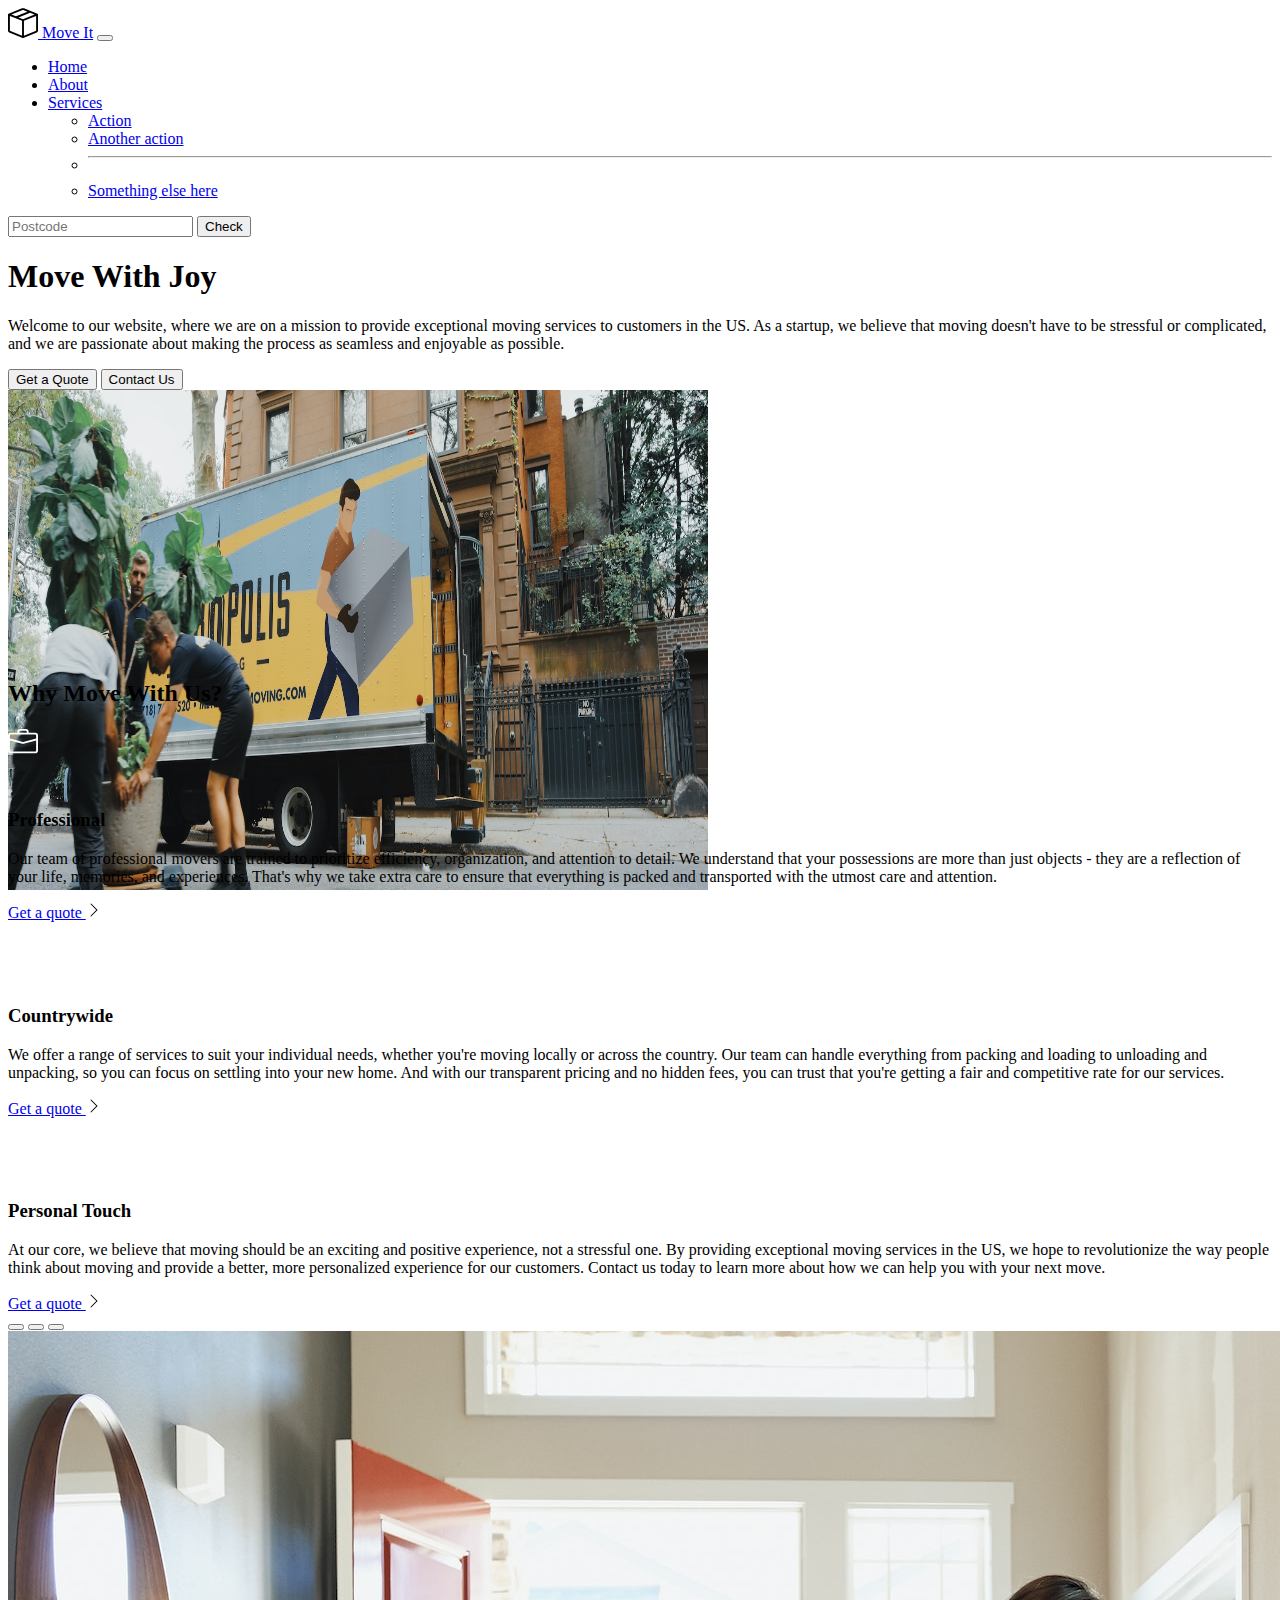
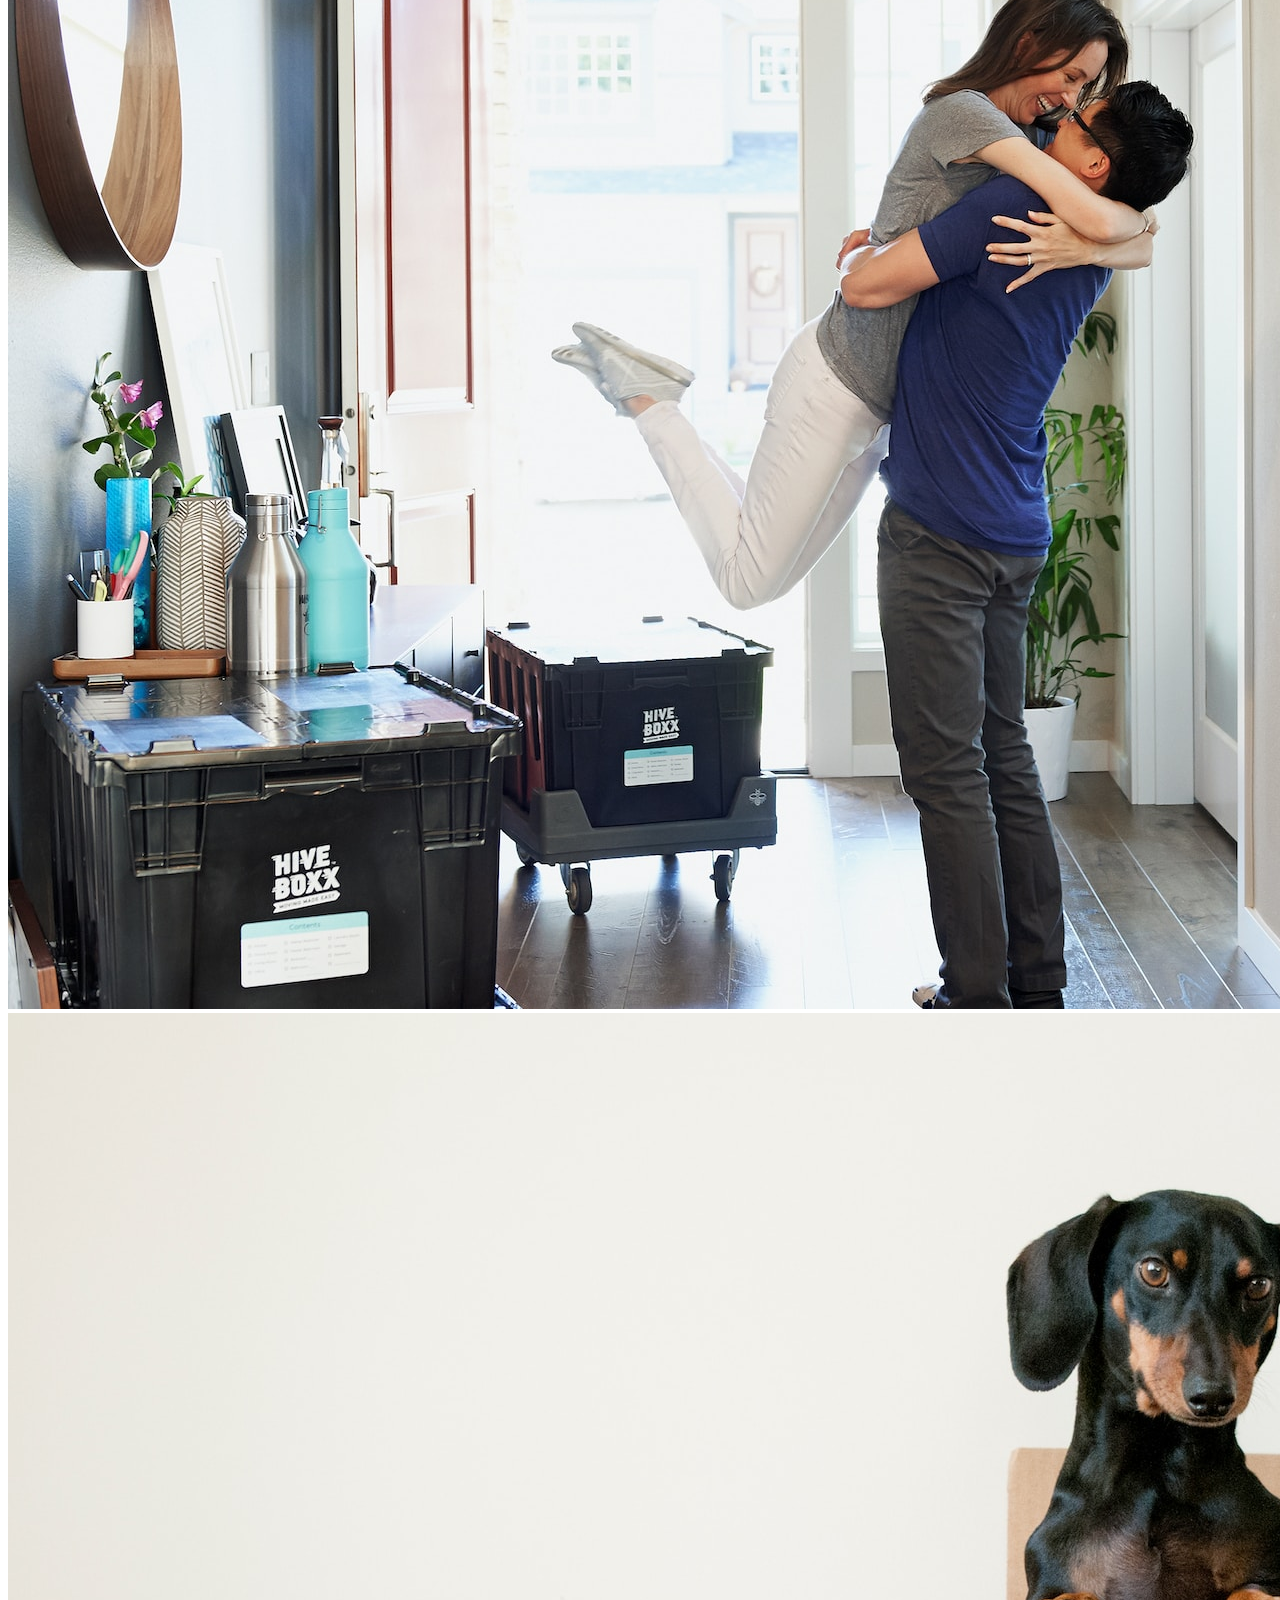
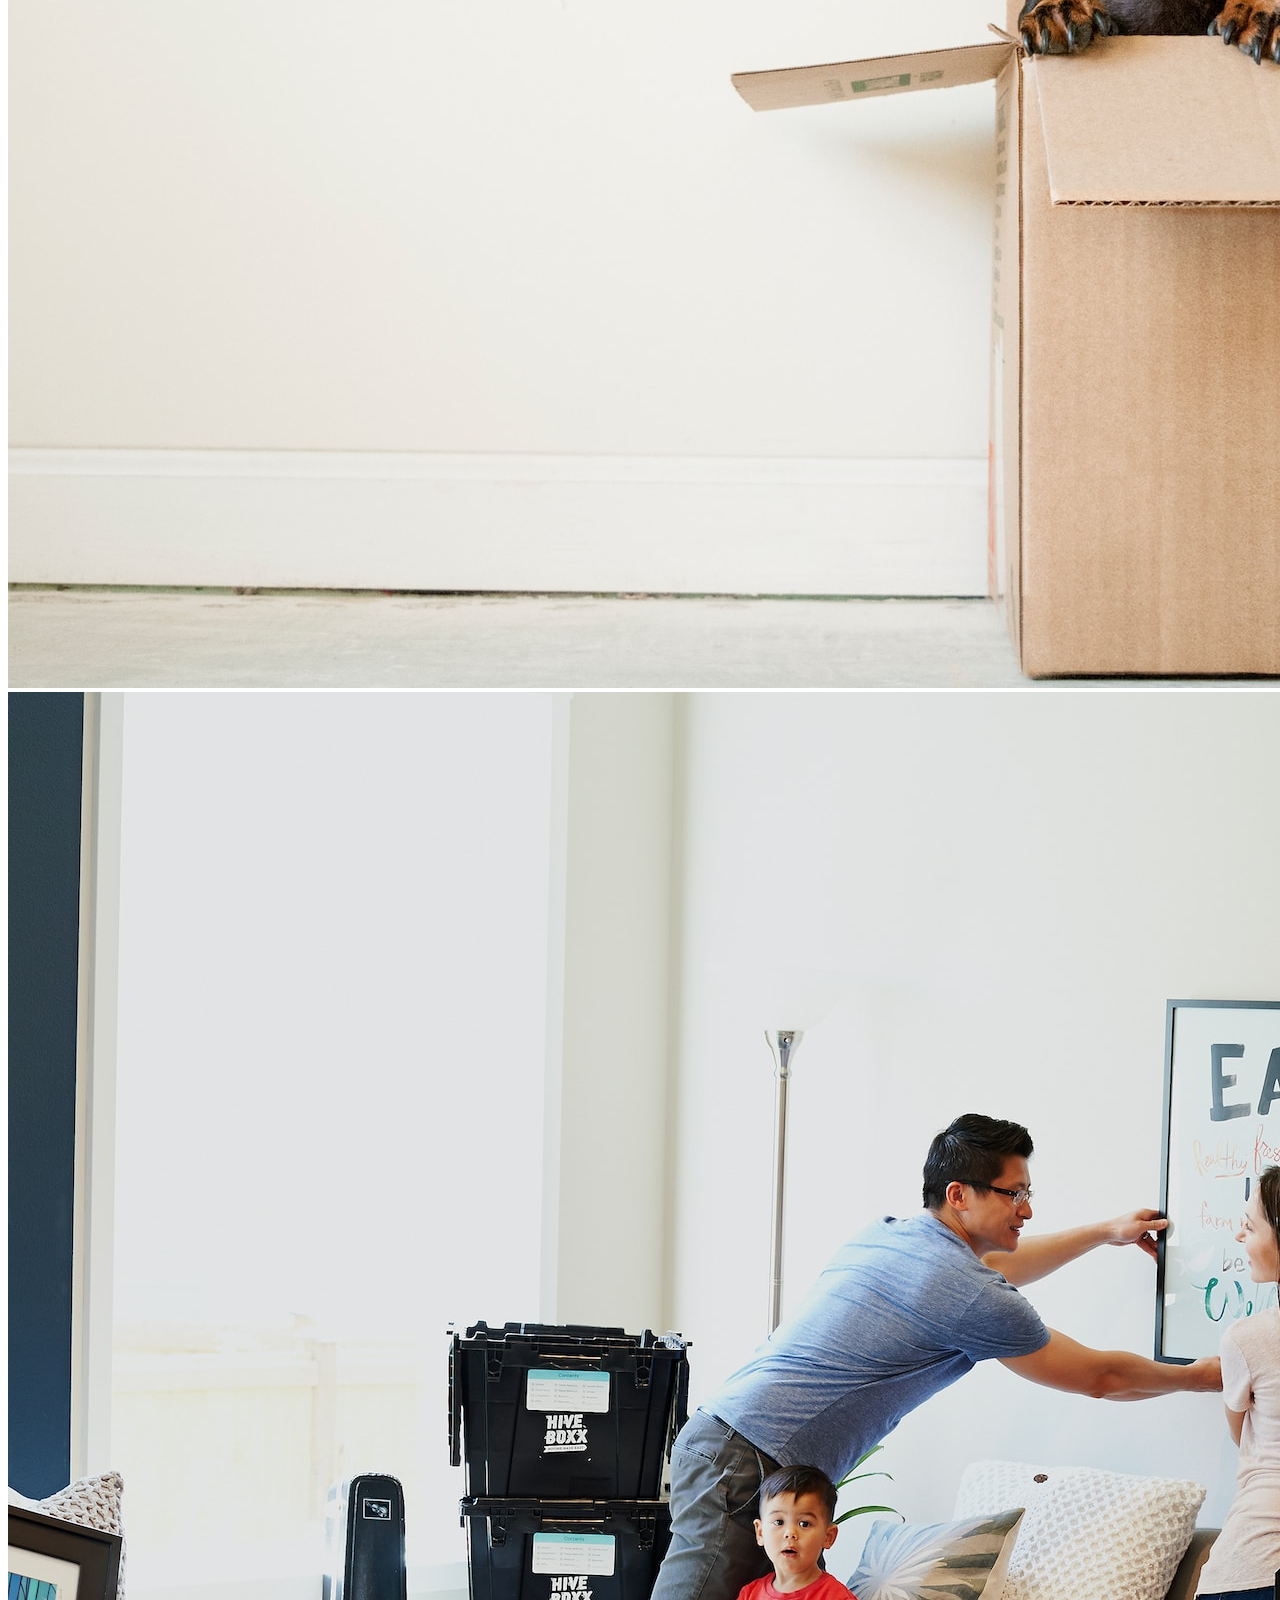
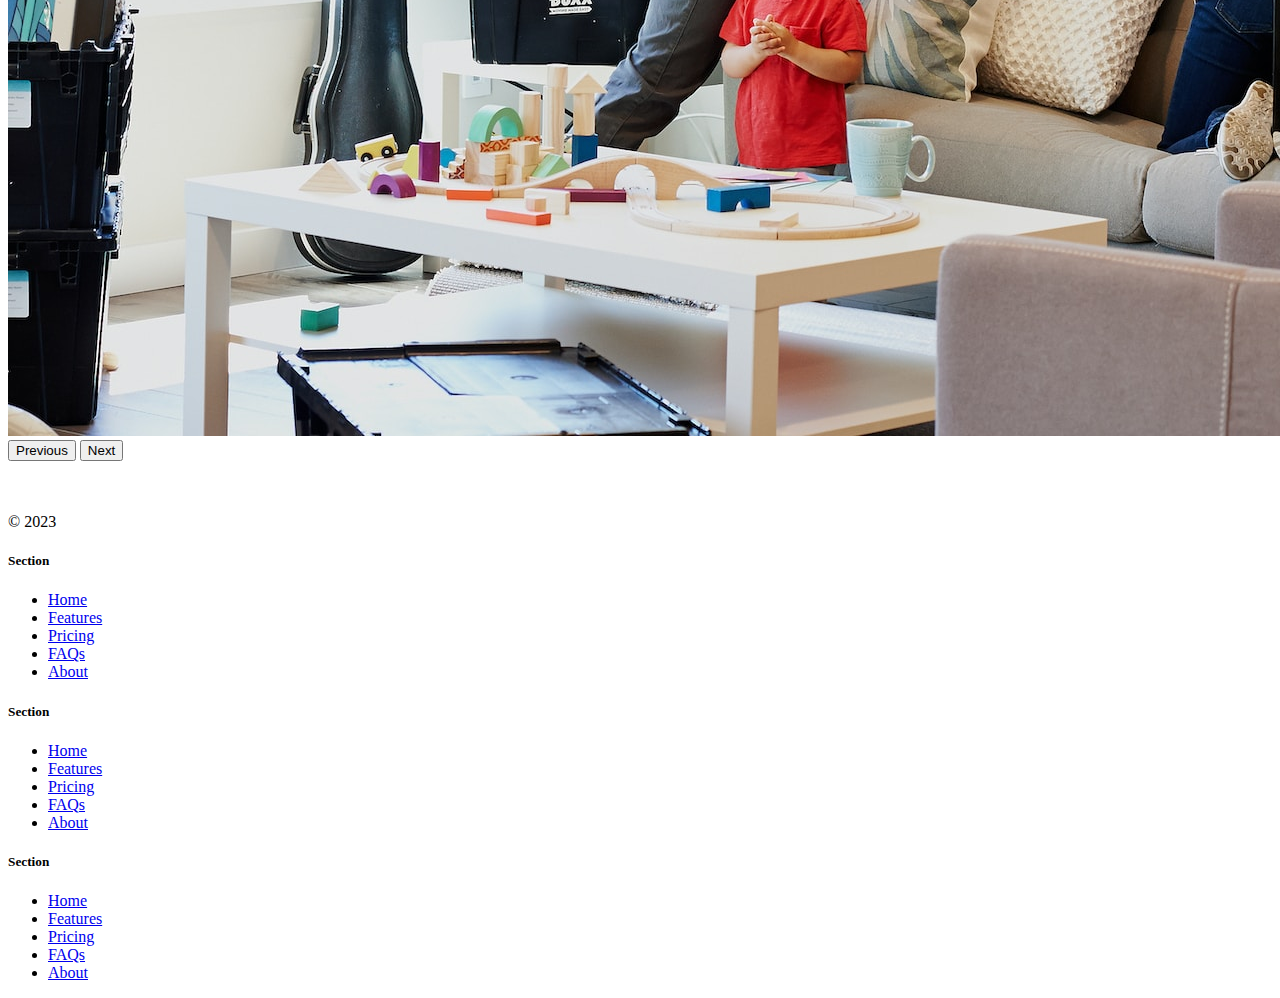
<file: Using Bootstrap/solution.html>
<!DOCTYPE html>
<html lang="en">

<head>
  <meta charset="UTF-8">
  <meta name="viewport" content="width=device-width, initial-scale=1.0">
  <title>Bootstrap Components</title>
  <link href="https://cdn.jsdelivr.net/npm/bootstrap@5.3.0-alpha2/dist/css/bootstrap.min.css" rel="stylesheet"
    integrity="sha384-aFq/bzH65dt+w6FI2ooMVUpc+21e0SRygnTpmBvdBgSdnuTN7QbdgL+OapgHtvPp" crossorigin="anonymous">
  <style>
    .feature-icon {
      width: 4rem;
      height: 4rem;
      border-radius: 0.75rem;
    }
  </style>
</head>

<body>

  <nav class="navbar navbar-expand-lg bg-body-tertiary">
    <div class="container-fluid">
      <a class="navbar-brand" href="#"><img src="./box-seam.svg" alt="moveit brand icon" height="30"> Move It</a>
      <button class="navbar-toggler" type="button" data-bs-toggle="collapse" data-bs-target="#navbarSupportedContent"
        aria-controls="navbarSupportedContent" aria-expanded="false" aria-label="Toggle navigation">
        <span class="navbar-toggler-icon"></span>
      </button>
      <div class="collapse navbar-collapse" id="navbarSupportedContent">
        <ul class="navbar-nav me-auto mb-2 mb-lg-0">
          <li class="nav-item">
            <a class="nav-link active" aria-current="page" href="#">Home</a>
          </li>
          <li class="nav-item">
            <a class="nav-link" href="#">About</a>
          </li>
          <li class="nav-item dropdown">
            <a class="nav-link dropdown-toggle" href="#" role="button" data-bs-toggle="dropdown" aria-expanded="false">
              Services
            </a>
            <ul class="dropdown-menu">
              <li><a class="dropdown-item" href="#">Action</a></li>
              <li><a class="dropdown-item" href="#">Another action</a></li>
              <li>
                <hr class="dropdown-divider">
              </li>
              <li><a class="dropdown-item" href="#">Something else here</a></li>
            </ul>
          </li>
        </ul>
        <form class="d-flex" role="search">
          <input class="form-control me-2" type="search" placeholder="Postcode" aria-label="Search">
          <button class="btn btn-outline-success" type="submit">Check</button>
        </form>
      </div>
    </div>
  </nav>


  <div class="px-4 pt-5 my-5 text-center border-bottom">
    <h1 class="display-4 fw-bold text-body-emphasis">Move With Joy</h1>
    <div class="col-lg-6 mx-auto">
      <p class="lead mb-4">Welcome to our website, where we are on a mission to provide exceptional moving services to
        customers in the US. As a
        startup, we believe that moving doesn't have to be stressful or complicated, and we are passionate about making
        the
        process as seamless and enjoyable as possible.
      </p>
      <div class="d-grid gap-2 d-sm-flex justify-content-sm-center mb-5">
        <button type="button" class="btn btn-primary btn-lg px-4 me-sm-3">Get a Quote</button>
        <button type="button" class="btn btn-outline-secondary btn-lg px-4">Contact Us</button>
      </div>
    </div>
    <div class="overflow-hidden" style="max-height: 30vh;">
      <div class="container px-5">
        <img src="./moving-van.jpg" class="img-fluid border rounded-3 shadow-lg mb-4" alt="Example image" width="700"
          height="500" loading="lazy">
      </div>
    </div>
  </div>

  <div class="container px-4 py-5" id="featured-3">
    <h2 class="pb-2 border-bottom">Why Move With Us?</h2>
    <div class="row g-4 py-5 row-cols-1 row-cols-lg-3">
      <div class="feature col">
        <div
          class="feature-icon d-inline-flex align-items-center justify-content-center text-bg-primary bg-gradient fs-2 mb-3">
          <img src="./briefcase.svg" alt="briefcase" height="30">
        </div>
        <h3 class="fs-2">Professional</h3>
        <p>Our team of professional movers are trained to prioritize efficiency, organization, and attention to detail.
          We
          understand that your possessions are more than just objects - they are a reflection of your life, memories,
          and
          experiences. That's why we take extra care to ensure that everything is packed and transported with the utmost
          care and
          attention.</p>
        <a href="#" class="icon-link">
          Get a quote
          <img src="./chevron-right.svg" alt="chevron-right">
        </a>
      </div>
      <div class="feature col">
        <div
          class="feature-icon d-inline-flex align-items-center justify-content-center text-bg-primary bg-gradient fs-2 mb-3">
          <img src="./bus-front.svg" alt="bus-front" height="30">
        </div>
        <h3 class="fs-2">Countrywide</h3>
        <p>We offer a range of services to suit your individual needs, whether you're moving locally or across the
          country. Our
          team can handle everything from packing and loading to unloading and unpacking, so you can focus on settling
          into your
          new home. And with our transparent pricing and no hidden fees, you can trust that you're getting a fair and
          competitive
          rate for our services.</p>
        <a href="#" class="icon-link">
          Get a quote
          <img src="./chevron-right.svg" alt="chevron-right">
        </a>
      </div>
      <div class="feature col">
        <div
          class="feature-icon d-inline-flex align-items-center justify-content-center text-bg-primary bg-gradient fs-2 mb-3">
          <img src="./chat-square-heart.svg" alt="chat-square-heart" height="30">
        </div>
        <h3 class="fs-2">Personal Touch</h3>
        <p>At our core, we believe that moving should be an exciting and positive experience, not a stressful one. By
          providing
          exceptional moving services in the US, we hope to revolutionize the way people think about moving and provide
          a better,
          more personalized experience for our customers. Contact us today to learn more about how we can help you with
          your next
          move.</p>
        <a href="#" class="icon-link">
          Get a quote
          <img src="./chevron-right.svg" alt="chevron-right">
        </a>
      </div>
    </div>
  </div>
  <div class="container">
    <div id="carouselExampleIndicators" class="carousel slide">
      <div class="carousel-indicators">
        <button type="button" data-bs-target="#carouselExampleIndicators" data-bs-slide-to="0" class="active"
          aria-current="true" aria-label="Slide 1"></button>
        <button type="button" data-bs-target="#carouselExampleIndicators" data-bs-slide-to="1"
          aria-label="Slide 2"></button>
        <button type="button" data-bs-target="#carouselExampleIndicators" data-bs-slide-to="2"
          aria-label="Slide 3"></button>
      </div>
      <div class="carousel-inner">
        <div class="carousel-item active">
          <img src="./couple.jpg" class="d-block w-100" alt="couple">
        </div>
        <div class="carousel-item">
          <img src="./dog.jpg" class="d-block w-100" alt="dog">
        </div>
        <div class="carousel-item">
          <img src="./family.jpg" class="d-block w-100" alt="family">
        </div>
      </div>
      <button class="carousel-control-prev" type="button" data-bs-target="#carouselExampleIndicators"
        data-bs-slide="prev">
        <span class="carousel-control-prev-icon" aria-hidden="true"></span>
        <span class="visually-hidden">Previous</span>
      </button>
      <button class="carousel-control-next" type="button" data-bs-target="#carouselExampleIndicators"
        data-bs-slide="next">
        <span class="carousel-control-next-icon" aria-hidden="true"></span>
        <span class="visually-hidden">Next</span>
      </button>
    </div>
  </div>

  <div class="container">
    <footer class="row row-cols-1 row-cols-sm-2 row-cols-md-5 py-5 my-5 border-top">
      <div class="col mb-3">
        <a href="/" class="d-flex align-items-center mb-3 link-body-emphasis text-decoration-none">
          <svg class="bi me-2" width="40" height="32">
            <use xlink:href="#bootstrap"></use>
          </svg>
        </a>
        <p class="text-body-secondary">© 2023</p>
      </div>

      <div class="col mb-3">

      </div>

      <div class="col mb-3">
        <h5>Section</h5>
        <ul class="nav flex-column">
          <li class="nav-item mb-2"><a href="#" class="nav-link p-0 text-body-secondary">Home</a></li>
          <li class="nav-item mb-2"><a href="#" class="nav-link p-0 text-body-secondary">Features</a></li>
          <li class="nav-item mb-2"><a href="#" class="nav-link p-0 text-body-secondary">Pricing</a></li>
          <li class="nav-item mb-2"><a href="#" class="nav-link p-0 text-body-secondary">FAQs</a></li>
          <li class="nav-item mb-2"><a href="#" class="nav-link p-0 text-body-secondary">About</a></li>
        </ul>
      </div>

      <div class="col mb-3">
        <h5>Section</h5>
        <ul class="nav flex-column">
          <li class="nav-item mb-2"><a href="#" class="nav-link p-0 text-body-secondary">Home</a></li>
          <li class="nav-item mb-2"><a href="#" class="nav-link p-0 text-body-secondary">Features</a></li>
          <li class="nav-item mb-2"><a href="#" class="nav-link p-0 text-body-secondary">Pricing</a></li>
          <li class="nav-item mb-2"><a href="#" class="nav-link p-0 text-body-secondary">FAQs</a></li>
          <li class="nav-item mb-2"><a href="#" class="nav-link p-0 text-body-secondary">About</a></li>
        </ul>
      </div>

      <div class="col mb-3">
        <h5>Section</h5>
        <ul class="nav flex-column">
          <li class="nav-item mb-2"><a href="#" class="nav-link p-0 text-body-secondary">Home</a></li>
          <li class="nav-item mb-2"><a href="#" class="nav-link p-0 text-body-secondary">Features</a></li>
          <li class="nav-item mb-2"><a href="#" class="nav-link p-0 text-body-secondary">Pricing</a></li>
          <li class="nav-item mb-2"><a href="#" class="nav-link p-0 text-body-secondary">FAQs</a></li>
          <li class="nav-item mb-2"><a href="#" class="nav-link p-0 text-body-secondary">About</a></li>
        </ul>
      </div>
    </footer>
  </div>
  <script src="https://cdn.jsdelivr.net/npm/bootstrap@5.3.0-alpha3/dist/js/bootstrap.bundle.min.js"
    integrity="sha384-ENjdO4Dr2bkBIFxQpeoTz1HIcje39Wm4jDKdf19U8gI4ddQ3GYNS7NTKfAdVQSZe"
    crossorigin="anonymous"></script>
</body>

</html>
</file>
<file: 8.4 Web Design Agency Project/style.css>
body {
  font-family: "Poppins", sans-serif;
  margin: 50px 50px 0 50px;
  background-color: #faf9f6;
  display: flex;
  flex-direction: column;
  min-height: 95vh;
}
.main {
  flex: 3;
}

h1 {
  font-size: 5rem;
}

footer {
  text-align: right;
  color: midnightblue;
}
.left{
  float: left;
}
footer{
  text-align: right;
  color: navy;
}
.card{
  width: 45%;
}
 .right{
  float:right;
}
@media (max-width:680px) {
  .logo{
    width: 100px;
  }
  h1 {
    font-size: 3.5rem;
    text-align: center;
  }

  .card {
    width: 100%;
    display: block;
    margin-bottom: 30px;
    text-align: justify;
  }

  .card img {
    margin-bottom: 10px;
    width: 100%;
    display: inline;
    object-fit: cover;
  }
}
.creative{
  color: midnightblue;
}
.tile-image {
  height: 200px;
  float: left;
  margin-right: 50px;
}
.mar{
  margin-top: 50px;
}
</file>
<file: tindog/css/style.css>
.gradient-background {
  background: linear-gradient(300deg, #00bfff, #ff4c68, #ef8172);
  background-size: 180% 180%;
  animation: gradient-animation 18s ease infinite;
}

@keyframes gradient-animation {
  0% {
    background-position: 0% 50%;
  }
  50% {
    background-position: 100% 50%;
  }
  100% {
    background-position: 0% 50%;
  }
}

.icon-square {
  width: 3rem;
  height: 3rem;
  border-radius: 0.75rem;
}

.profile-img {
  height: 100px;
  border-radius: 50%;
}
</file>
<file: 8.4 Web Design Agency Project/solution.css>
body {
  font-family: "Poppins", sans-serif;
  margin: 50px 50px 0 50px;
  background-color: #faf9f6;
  display: flex;
  flex-direction: column;
  min-height: 95vh;
}
.main {
  flex: 1;
}

h1 {
  font-size: 5rem;
}

footer {
  text-align: right;
  color: midnightblue;
}

.tile-image {
  height: 200px;
  float: left;
  margin-right: 50px;
}

.card {
  width: 45%;
}

.left {
  float: left;
}

.right {
  float: right;
}

.creative {
  color: midnightblue;
}

@media (max-width: 680px) {
  .logo {
    width: 100px;
  }

  h1 {
    font-size: 3.5rem;
    text-align: center;
  }

  .card {
    width: 100%;
    display: block;
    margin-bottom: 30px;
    text-align: justify;
  }

  .card img {
    margin-bottom: 10px;
    width: 100%;
    display: inline;
    object-fit: cover;
  }
}
</file>
<file: Dicee/styles.css>
.container {
  width: 70%;
  margin: auto;
  text-align: center;
}

.dice {
  text-align: center;
  display: inline-block;

}

body {
  background-color: #393E46;
}

h1 {
  margin: 30px;
  font-family: 'Lobster', cursive;
  text-shadow: 5px 0 #232931;
  font-size: 8rem;
  color: #4ECCA3;
}

p {
  font-size: 2rem;
  color: #4ECCA3;
  font-family: poppins;
}

img {
  width: 80%;
}

footer {
  margin-top: 5%;
  color: #EEEEEE;
  text-align: center;
  font-family:poppins;
}
@media (max-width:680px){
  h1{
    font-size: 3rem;
  }
  p{
    font-size: larger;
  }
  img{
    height: 50%;
    width:50%
  }
  footer{
    display:flex;
    justify-content: center;
    align-items: end;
    font-size: 12px;
  }
}
</file>
<file: tindog/css/solution.css>
.gradient-background {
  background: linear-gradient(300deg, #00bfff, #ff4c68, #ef8172);
  background-size: 180% 180%;
  animation: gradient-animation 18s ease infinite;
}

@keyframes gradient-animation {
  0% {
    background-position: 0% 50%;
  }
  50% {
    background-position: 100% 50%;
  }
  100% {
    background-position: 0% 50%;
  }
}

.icon-square {
  width: 3rem;
  height: 3rem;
  border-radius: 0.75rem;
}

.profile-img {
  border-radius: 50%;
  height: 100px;
}
</file>
